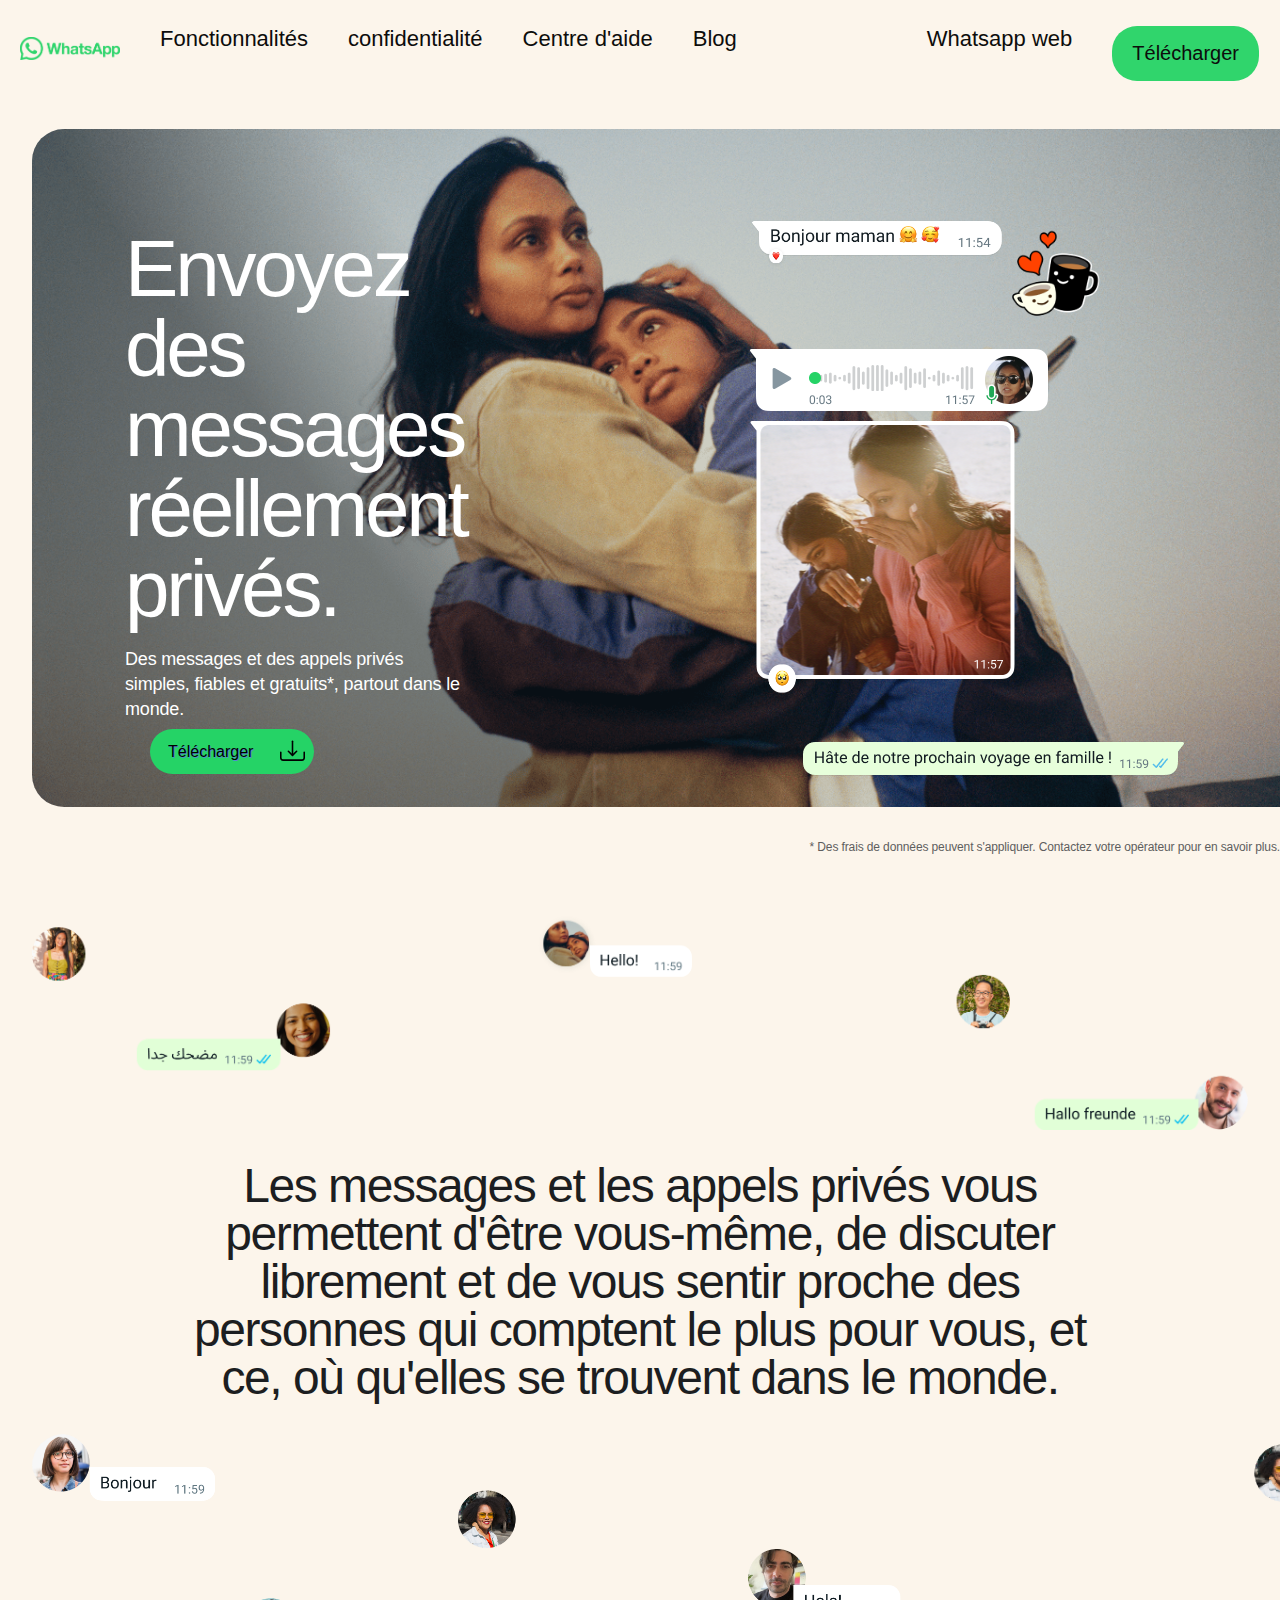
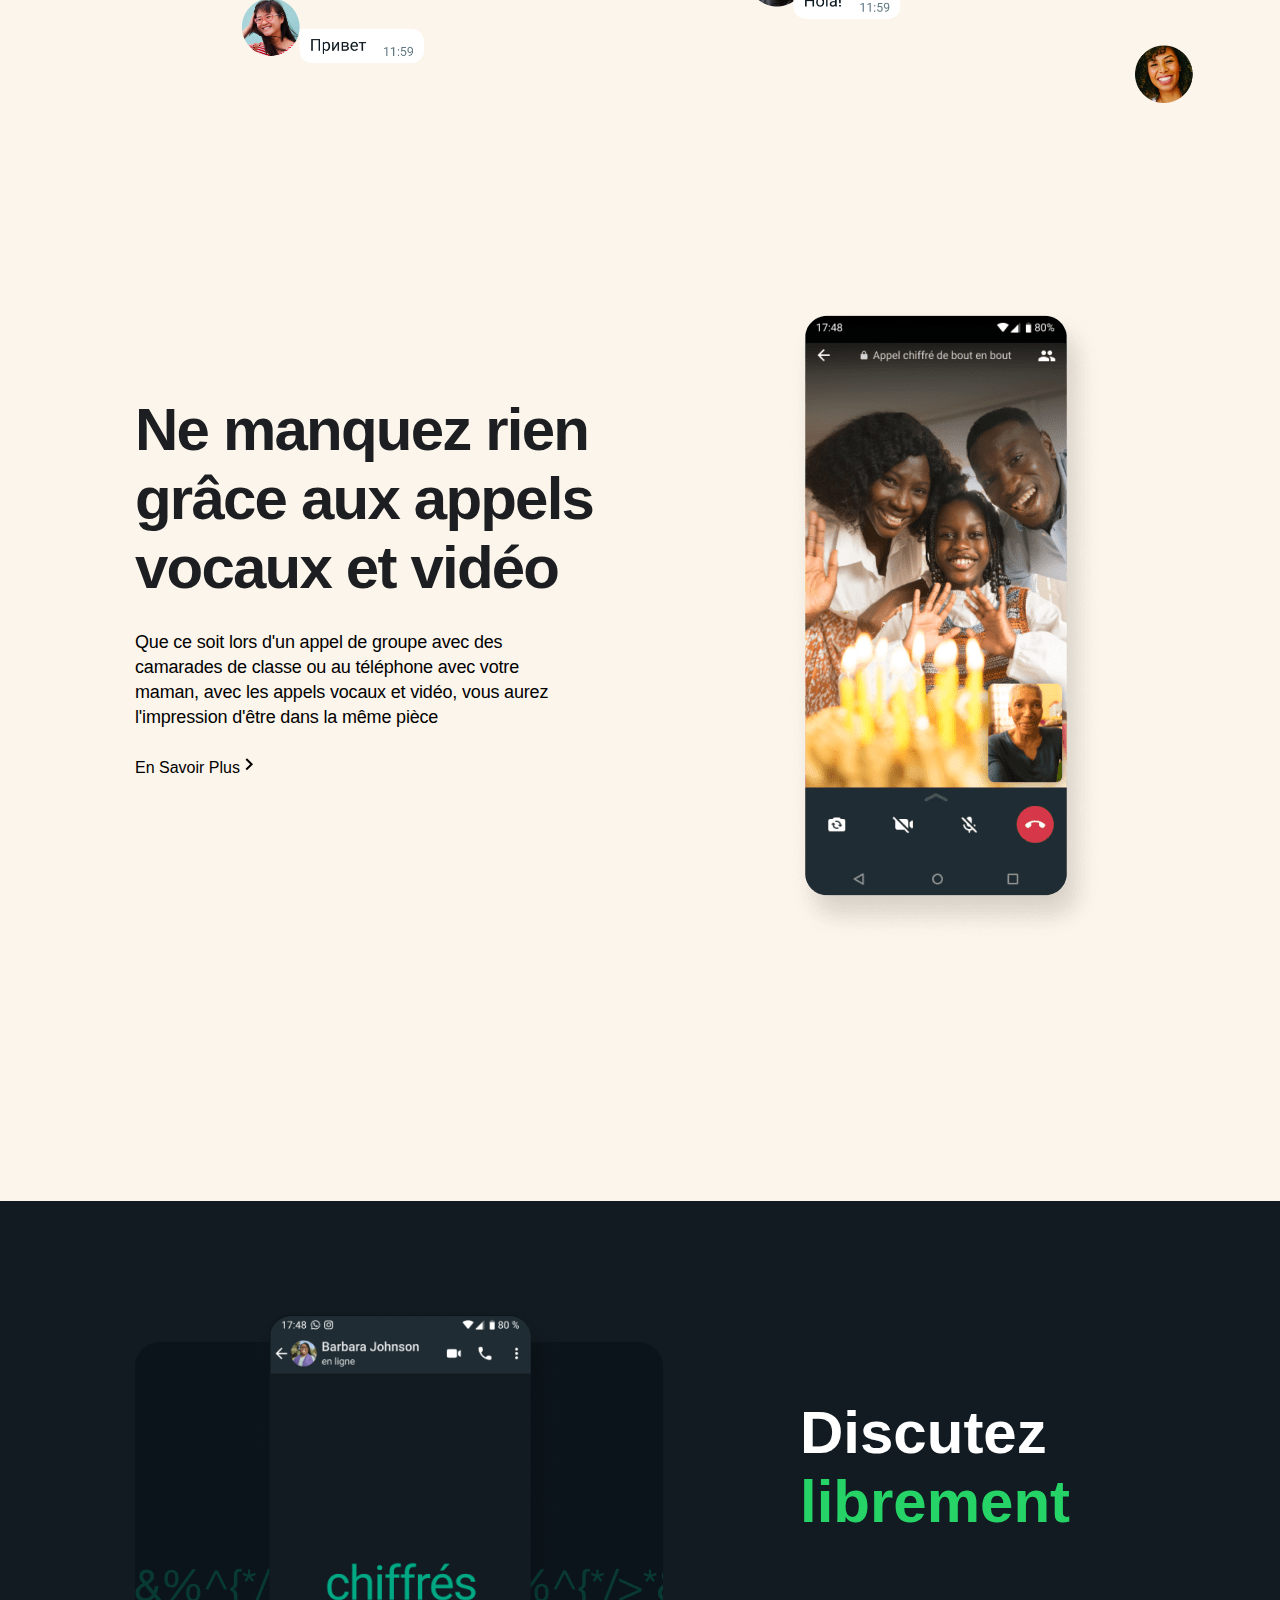
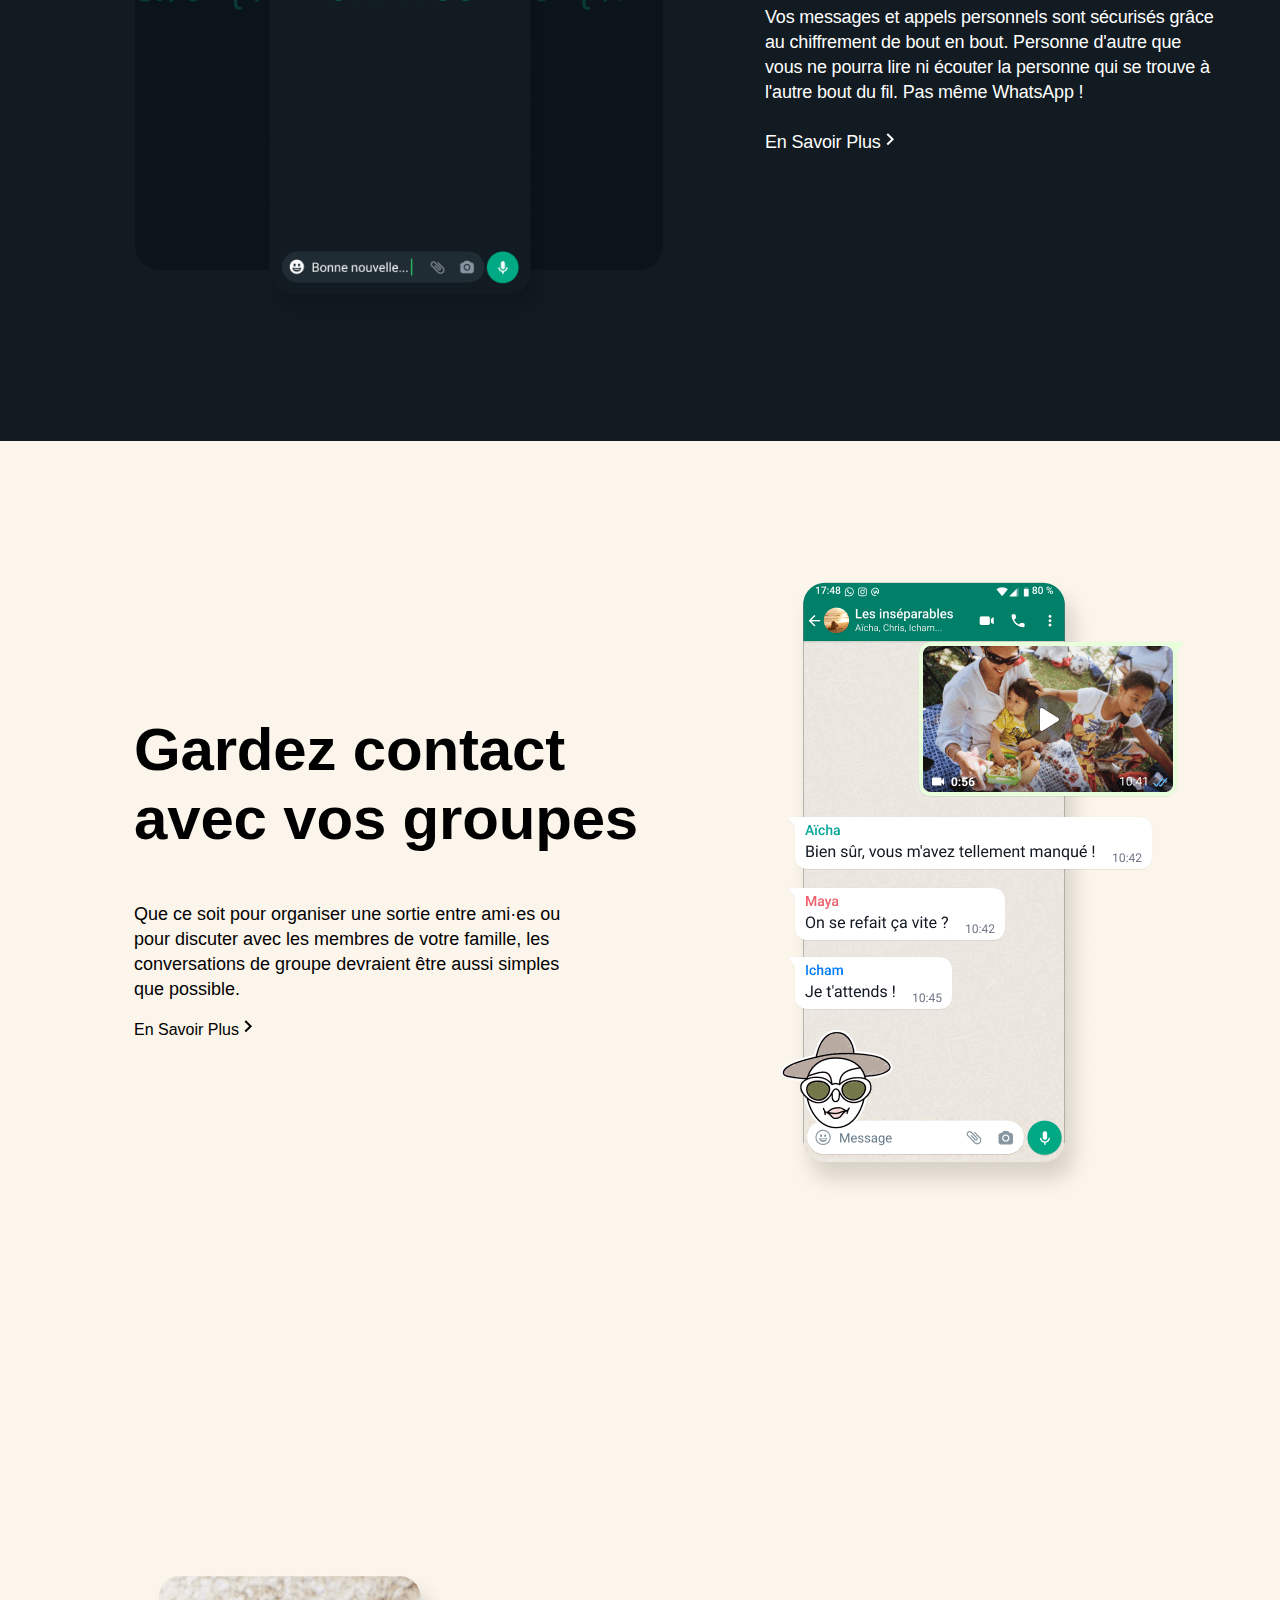
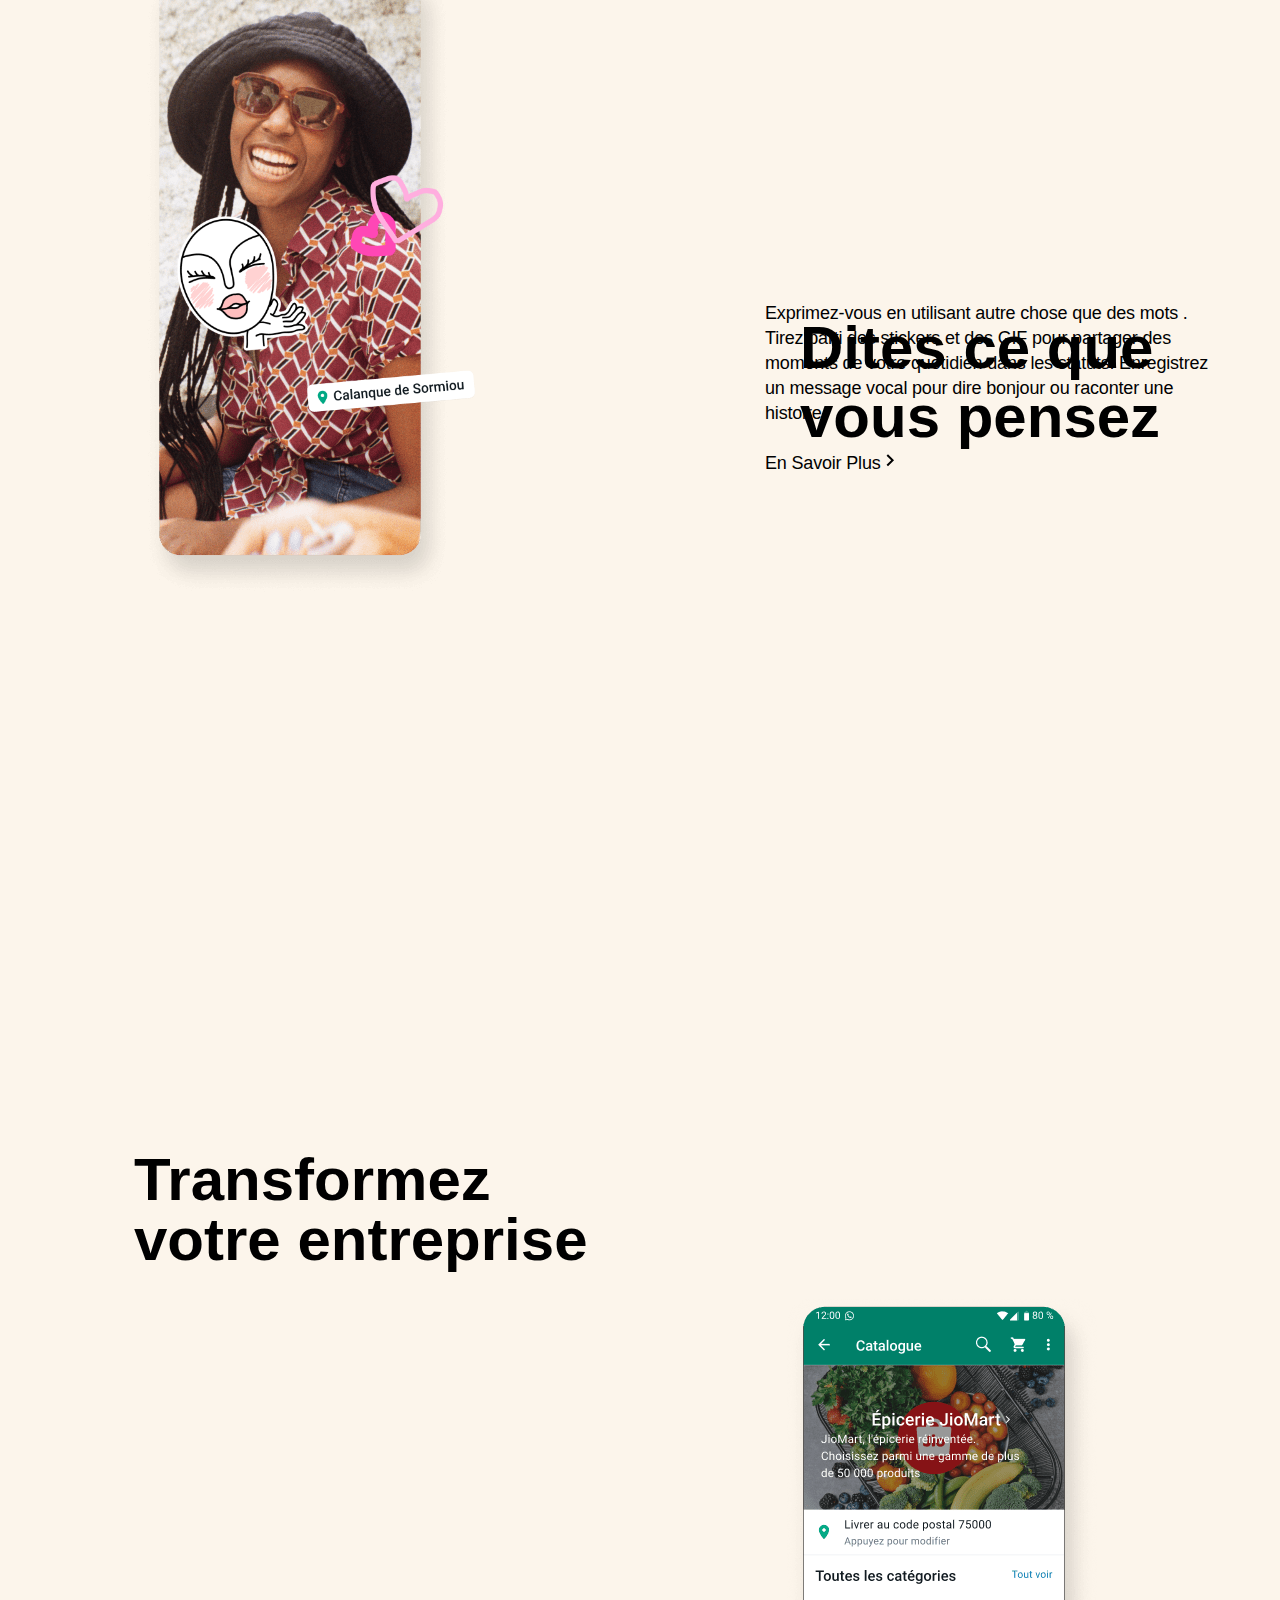
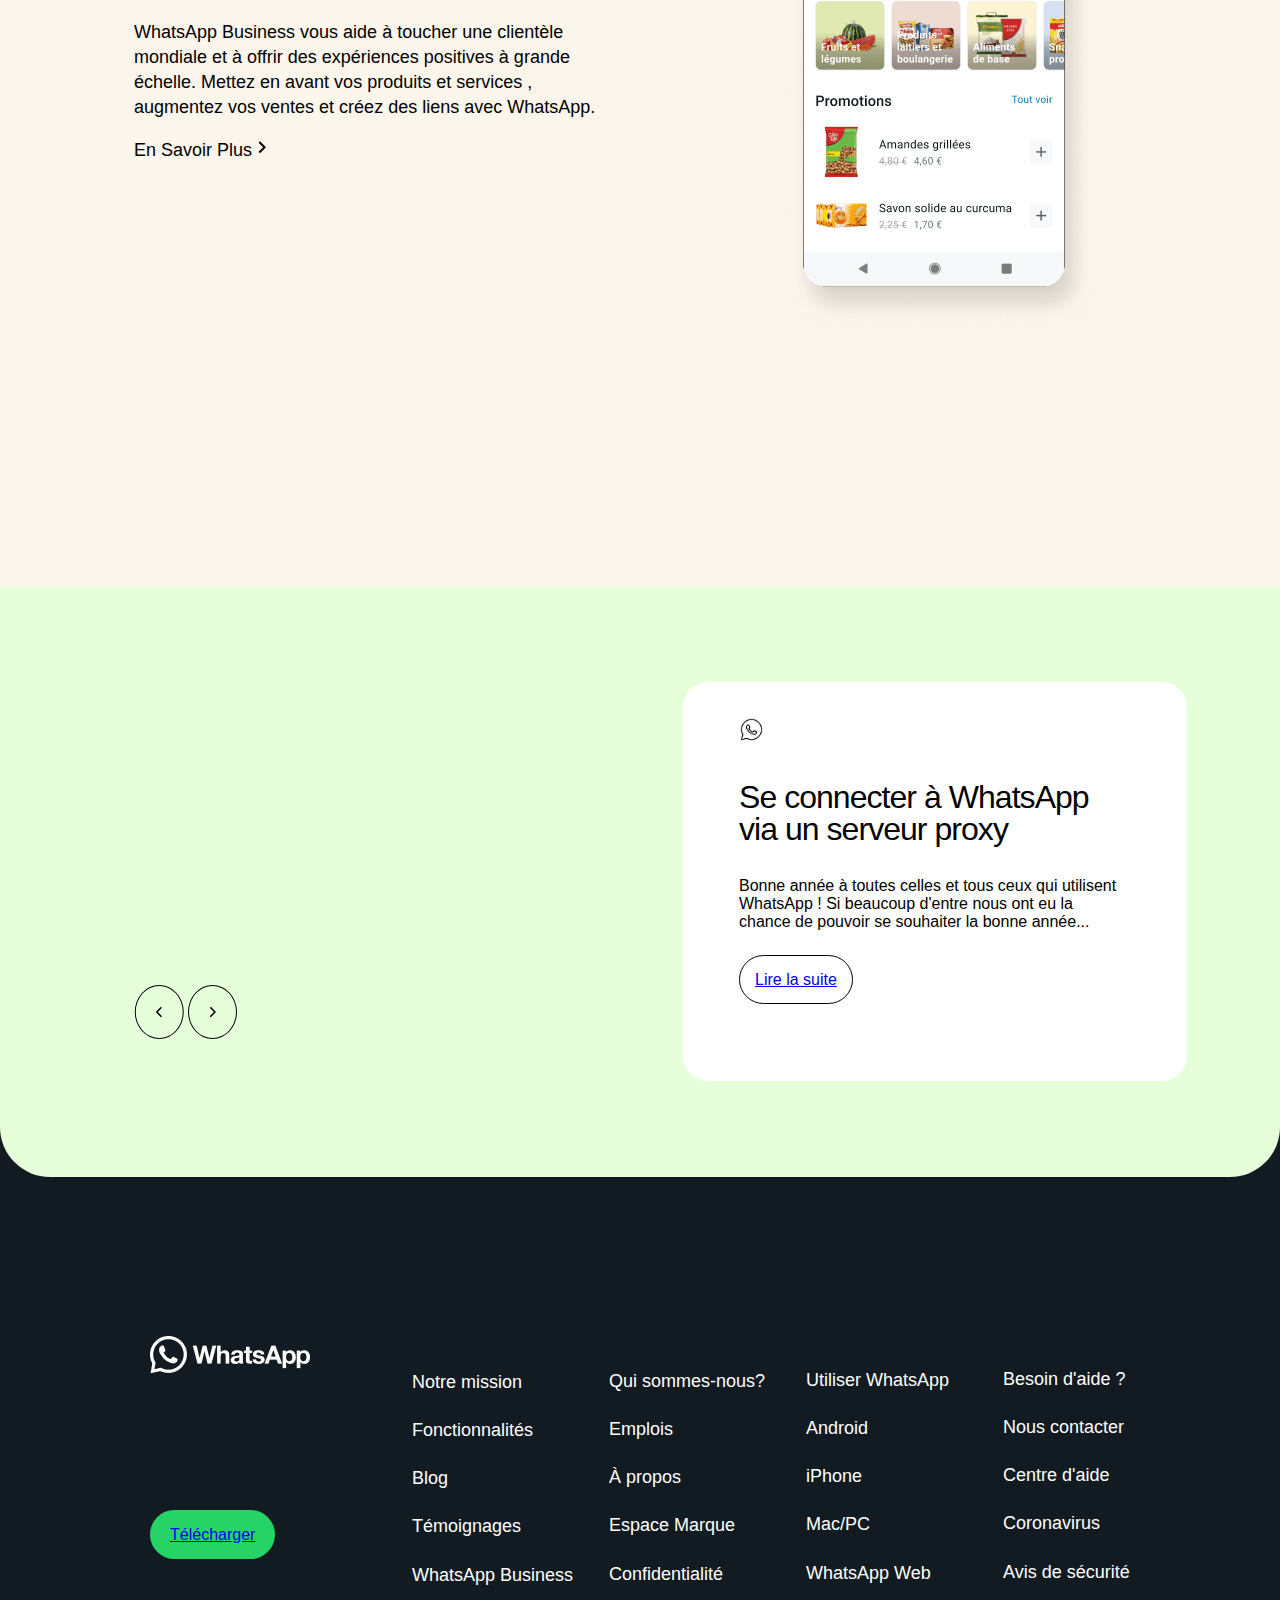
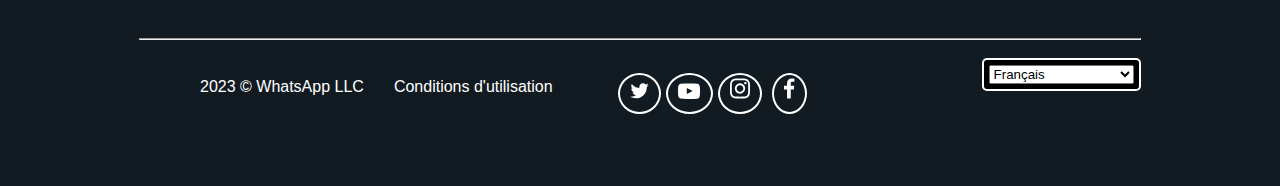
<file: index.html>
<html lang="en">

<head>
  <meta charset="UTF-8">
  <meta http-equiv="X-UA-Compatible" content="IE=edge">
  <meta name="viewport" content="width=device-width, initial-scale=1.0">
  <link rel="stylesheet" href="style/style.css">
  <link rel="stylesheet" href="style/style2.css">
  <link rel="stylesheet" href="style/footer.css">
  <title>Whatsapp</title>
</head>


<body>
  <header class="hd">
    <nav class="menu-container">
      <input type="checkbox" aria-label="Toggle menu" />
      <span></span>
      <span></span>
      <span></span>

      <!-- logo -->
      <a href="#" class="menu-logo">
        <img src="image/logo.png" alt="whatsapp" />
      </a>

      <!-- la liste des menu -->
      <div class="menu">
        <ul>
          <li>
            <a href="#fonctionalité">
              Fonctionnalités
            </a>
          </li>
          <li>
            <a href="#pconfidentialé">
              confidentialité
            </a>
          </li>
          <li>
            <a href="#aide">
              Centre d'aide
            </a>
          </li>
          <li>
            <a href="#docs">
              Blog
            </a>
          </li>

          <li>
            <div id="web">
              <a href="#down">
                Whatsapp web
              </a>
            </div>
          </li>
          <li>
            <div id="dow">
              <a href="#downlaod">
                Télécharger
                <a />
                <li />
                <div />
        </ul>

      </div>
    </nav>
  </header>
  <main>
    <section>
      <div id="parent">
        <div>
          <img class="soeur" src="image/image1.png" alt="">
        </div>
        <div>
          <img class="deuxgo" src="image/deuxgo.png" alt="deux fille">
        </div>
        <div>
          <img class="maman" src="image/maman.png" alt="maman">
        </div>
        <div>
          <img class="coeur" src="image/coeur.png" alt="coeur">
        </div>
        <div>
          <img class="vocal" src="image/vocal.png" alt="vocal">
        </div>
        <div>
          <img class="tasse" src="image/tasse.png" alt="tasse">
        </div>
        <div>
          <img class="sms" src="image/sms.png" alt="message">
        </div>
        <div>
          <img class="stick" src="image/stick.png" alt="sticker">
        </div>
        <div class="msp">
          Envoyez <br> des <br> messages <br> réellement <br> privés.
        </div>
        <div class="msp2">
          Des messages et des appels privés <br> simples, fiables et gratuits*, partout dans le <br> monde.

        </div>
        <button type="button" class="telechargement">
          <span class="telechargement-text">
            <span>Télécharger</span>
          </span>
          <span class="telechargement-icon">
            <svg viewBox="2 2 16 16" fill="currentColor">
              <path fill-rule="evenodd"
                d="M2.5 10a.5.5 0 01.5.5V14a1 1 0 001 1h12a1 1 0 001-1v-3.5a.5.5 0 011 0V14a2 2 0 01-2 2H4a2 2 0 01-2-2v-3.5a.5.5 0 01.5-.5z"
                clip-rule="evenodd" />
              <path fill-rule="evenodd"
                d="M7 9.5a.5.5 0 01.707 0L10 11.793 12.293 9.5a.5.5 0 01.707.707l-2.646 2.647a.5.5 0 01-.708 0L7 10.207A.5.5 0 017 9.5z"
                clip-rule="evenodd" />
              <path fill-rule="evenodd" d="M10 3a.5.5 0 01.5.5v8a.5.5 0 01-1 0v-8A.5.5 0 0110 3z" clip-rule="evenodd" />
            </svg>
          </span>
        </button>
        <div class="notice">* Des frais de données peuvent s'appliquer. Contactez votre opérateur pour en savoir plus.
        </div>
      </div>

    </section>
    <section>
      <article>
        <div>
          <img class="chat" src="image/chat2.png" alt="chat">
        </div>
        <div class="smsappel">
          Les messages et les appels privés vous <br> permettent d'être vous-même, de discuter <br> librement et de vous
          sentir proche des <br> personnes qui comptent le plus pour vous, et <br> ce, où qu'elles se trouvent dans le
          monde.
        </div>
      </article>
      <article>
        <div>
          <img id="chat2" src="image/chat.png" alt="dialogue2">
        </div>
      </article>
    </section>
    <section>
      <article>
        <h2 id="manque">
          Ne manquez rien <br> grâce aux appels <br> vocaux et vidéo
        </h2>
        </>
        <p id="p1">
          Que ce soit lors d'un appel de groupe avec des <br> camarades de classe ou au téléphone avec votre <br> maman,
          avec les
          appels vocaux et vidéo, vous aurez <br> l'impression d'être dans la même pièce
        </p>

        <span id="splus">En Savoir Plus
          <svg class="_abjs _agnt _9u4c st-current" width="10" height="15" viewBox="0 0 10 18" fill="none">
            <path
              d="M0.879395 13.0463L6.41356 7.5L0.879395 1.95375L2.58314 0.25L9.83315 7.5L2.58314 14.75L0.879395 13.0463Z"
              fill="currentColor" class=""></path>
          </svg>
        </span>

        <div>
          <img class="papa" src="image/papa.png" alt="papa et fille">
        </div>

      </article>
    </section>
    <section>
      <div id="parent2">
        <div>
          <img id="back" src="image/chiffre.png" alt="arriere">
        </div>
        <div>
          <h2 id="d"> <b id="dd"> Discutez </b><br><b>
              librement</b></h2>
        </div>
        <div id="pers">
          Vos messages et appels personnels sont sécurisés grâce <br> au chiffrement de bout en bout. Personne d'autre
          que <br>
          vous ne pourra lire ni écouter la personne qui se trouve à <br> l'autre bout du fil. Pas même WhatsApp !
          <br>
          <br>
          <span id="splus1">En Savoir Plus
            <svg class="_abjs _agnt _9u4c st-current1" width="10" height="15" viewBox="0 0 10 18" fill="none">
              <path
                d="M0.879395 13.0463L6.41356 7.5L0.879395 1.95375L2.58314 0.25L9.83315 7.5L2.58314 14.75L0.879395 13.0463Z"
                fill="currentColor" class=""></path>
            </svg>
          </span>

        </div>

    </section>
    <section>
      <article>
        <div id="orr">
          <h2 id="gc">
            Gardez contact <br>
            avec vos groupes
          </h2>

          <p id="or"> Que ce soit pour organiser une sortie entre ami·es ou <br> pour discuter avec les membres de votre
            famille, les <br>
            conversations de groupe devraient être aussi simples <br> que possible.</p>

          <span id="splus2">En Savoir Plus
            <svg class="_abjs _agnt _9u4c st-current12" width="10" height="15" viewBox="0 0 10 18" fill="none">
              <path
                d="M0.879395 13.0463L6.41356 7.5L0.879395 1.95375L2.58314 0.25L9.83315 7.5L2.58314 14.75L0.879395 13.0463Z"
                fill="currentColor" class=""></path>
            </svg>
          </span>
        </div>
        <div>
          <img class="ins" src="image/ins.png" alt="groupe">
        </div>
        <div>
          <img class="inso" src="image/ins1.png" alt="groupepage">
        </div>
      </article>
    </section>
    <section>
      <div id="parent20">
        <div>
          <img id="back1" src="image/chapeau.png" alt="fille avec chapeau">
        </div>
        <div>
          <img class="sage" src="image/visage.png" alt="visage">
        </div>
        <div>
          <h2 id="d1"> Dites ce que<br>
            vous pensez</h2>
        </div>
        <div id="pers1">
          Exprimez-vous en utilisant autre chose que des mots . <br> Tirez parti des stickers et des GIF pour partager
          des <br>
          moments de votre quotidien dans les statuts. Enregistrez <br> un message vocal pour dire bonjour ou raconter
          une <br>
          histoire.
          <br>
          <br>
          <span id="splus1">En Savoir Plus
            <svg class="_abjs _agnt _9u4c st-current1" width="10" height="15" viewBox="0 0 10 18" fill="none">
              <path
                d="M0.879395 13.0463L6.41356 7.5L0.879395 1.95375L2.58314 0.25L9.83315 7.5L2.58314 14.75L0.879395 13.0463Z"
                fill="currentColor" class=""></path>
            </svg>
          </span>

        </div>

    </section>
    <section>
      <div id="ore">
        <h2 id="gce">
          Transformez
          <br>
          votre entreprise
        </h2>
        <p id="orre"> WhatsApp Business vous aide à toucher une clientèle <br> mondiale et à offrir des expériences
          positives
          à grande <br>
          échelle. Mettez en avant vos produits et services , <br> augmentez vos ventes et créez des liens avec
          WhatsApp.
        </p>

        <span id="splus2">En Savoir Plus
          <svg class="_abjs _agnt _9u4c st-current12" width="10" height="15" viewBox="0 0 10 18" fill="none">
            <path
              d="M0.879395 13.0463L6.41356 7.5L0.879395 1.95375L2.58314 0.25L9.83315 7.5L2.58314 14.75L0.879395 13.0463Z"
              fill="currentColor" class=""></path>
          </svg>
        </span>
      </div>
      <div>
        <img class="ins1" src="image/burger.png" alt="burger groupe">
      </div>
    </section>
    <section>
      <div id="fondvert">
        <div class="box">

        </div>
        <div class="jjpapa">
          <svg width="6.75" height="12" fill="none" class="jj jj1">
            <path fill-rule="evenodd" clip-rule="evenodd"
              d="M.22922.22922c.30563-.30563.80115-.30563 1.10678 0l5.21739 5.21739c.30562.30563.30562.80115 0 1.10678L1.336 11.7708c-.30563.3056-.80115.3056-1.10678 0-.30563-.3056-.30563-.8012 0-1.1068L4.89322 6l-4.664-4.664c-.30563-.30563-.30563-.80115 0-1.10678Z"
              fill="currentColor"></path>
          </svg>
          <svg width="6.75" height="12" fill="none" class="jj jj2">
            <path fill-rule="evenodd" clip-rule="evenodd"
              d="M.22922.22922c.30563-.30563.80115-.30563 1.10678 0l5.21739 5.21739c.30562.30563.30562.80115 0 1.10678L1.336 11.7708c-.30563.3056-.80115.3056-1.10678 0-.30563-.3056-.30563-.8012 0-1.1068L4.89322 6l-4.664-4.664c-.30563-.30563-.30563-.80115 0-1.10678Z"
              fill="currentColor"></path>
          </svg>
        </div>
        <div>
          <a href="https://blog.whatsapp.com/new-ways-to-enjoy-whatsapp-status" class="lien"><span class="suite">Lire la
              suite</span></a>
        </div>
        <div class="h">
          <h3> Se connecter à WhatsApp <br> via un serveur proxy</h3>
          <p>Bonne année à toutes celles et tous ceux qui utilisent <br> WhatsApp ! Si beaucoup d'entre nous ont eu la
            <br> chance
            de
            pouvoir se souhaiter la bonne année...
          </p>
        </div>
        <div>
          <img class="kkk" src="image/logo3.png" alt="whatsapp logo">
        </div>
      </div>
      </div>
    </section>
  </main>
  <footer class="fin">
    <div>
      <img class="log4" src="image/blanc.png" alt="log4">
    </div>
    <div>
      <a href="https://www.whatsapp.com/download" class="_aeo8 _advo _9vcv _9u4o _9u4i _9scc _9scs"><span
          class="ger">Télécharger</span><span class=""><svg width="16" height="16" viewBox="0 0 16 16" fill="none"
            class="_wauiIcon__download-alternative _agnt _9u4c">
            <path fill-rule="evenodd" clip-rule="evenodd"
              d="M13.75 13.75C13.75 14.1642 13.4142 14.5 13 14.5L3 14.5C2.58579 14.5 2.25 14.1642 2.25 13.75C2.25 13.3358 2.58579 13 3 13L13 13C13.4142 13 13.75 13.3358 13.75 13.75Z"
              fill="currentColor"></path>
            <path fill-rule="evenodd" clip-rule="evenodd"
              d="M8.7487 2C8.7487 1.58579 8.41291 1.25 7.9987 1.25C7.58448 1.25 7.2487 1.58579 7.2487 2L7.2487 9.53955L3.19233 5.51449C2.89831 5.22274 2.42344 5.22458 2.13168 5.5186C1.83993 5.81263 1.84177 6.2875 2.13579 6.57925L7.46912 11.8714C7.76154 12.1616 8.23325 12.1616 8.52567 11.8714L13.859 6.57926C14.153 6.2875 14.1549 5.81263 13.8631 5.5186C13.5714 5.22458 13.0965 5.22274 12.8025 5.51449L8.7487 9.53697L8.7487 2Z"
              fill="currentColor" class=""></path>
          </svg></span></a>
    </div>

    <div class="boxo">
      <div> <a href="#mm"></a> Notre mission</div>
      <br>
      <br>
      <div> <a href="#hh"></a> Fonctionnalités </div>
      <br>
      <br>
      <div> <a href="#qq"></a> Blog </div>
      <br>
      <br>
      <div> <a href="#ss"></a> Témoignages</div>
      <br>
      <br>
      <div> <a href="#xx "></a> WhatsApp Business </div>
    </div>


    <div class="boxo1">
      <div> <a href="#aa"></a> Qui sommes-nous?</div>
      <br>
      <br>
      <div> <a href="#aa"></a> Emplois </div>
      <br>
      <br>
      <div> <a href="#ss"></a> À propos</div>
      <br>
      <br>
      <div><a href="#w"></a> Espace Marque</div>
      <br>
      <br>
      <div> <a href="#m"></a> Confidentialité </div>
    </div>
    <div class="boxo2">
      <div> <a href="#l"></a> Utiliser WhatsApp</div>
      <br>
      <br>
      <div> <a href=" #j"></a> Android </div>
      <br>
      <br>
      <div> <a href="#g"></a> iPhone</div>
      <br>
      <br>
      <div> <a href="#x"></a> Mac/PC</div>
      <br>
      <br>
      <div> <a href="#d "></a> WhatsApp Web</div>

    </div>
    <div class="boxo3">
      <div> <a href="#S"></a> Besoin d'aide ?</div>
      <br>
      <br>
      <div> <a href="#DD"></a> Nous contacter</div>
      <br>
      <br>
      <div><a href="#DD"></a> Centre d'aide</div>
      <br>
      <br>
      <div> <a href="#DD"></a> Coronavirus</div>
      <br>
      <br>
      <div><a href="#GG"></a> Avis de sécurité </div>

    </div>
    </section>
    <hr>
    <section>

      <div class="terminus">

        <div> <a class="llc" href="#"></a> 2023 © WhatsApp LLC</div>

        <div> <a class="cond" href="#"></a>
          Conditions d'utilisation</div>


        <div class="twitter1"><a aria-label="Twitter" href="https://twitter.com/whatsapp" class="twitter"
            target="_blank" rel="noopener"><svg viewBox="0 0 19 16" width="19" height="16" fill="none"
              class="_aghm _adid _afbl">
              <path
                d="M18.3087 2.19814C17.7317 2.43004 17.1358 2.5943 16.521 2.67161C16.5116 2.66194 16.5021 2.66194 16.4926 2.65228C17.2588 2.15948 17.7885 1.47344 18.0817 0.584469C18.0533 0.603794 18.0439 0.603795 18.0249 0.613457C17.325 1.02895 16.5778 1.31883 15.7832 1.49276C15.7359 1.50242 15.7076 1.49276 15.6792 1.45411C14.8279 0.594132 13.7969 0.207624 12.6051 0.333239C11.8106 0.420203 11.1201 0.729409 10.5336 1.28984C9.51207 2.26578 9.13373 3.47361 9.38912 4.88436C9.39858 4.94234 9.39857 4.96166 9.33236 4.96166C8.8878 4.93267 8.43377 4.88436 7.99866 4.7974C7.07171 4.62347 6.1826 4.32393 5.34077 3.89877C4.05438 3.26103 2.9477 2.39139 2.00182 1.28984C1.92615 1.20288 1.85049 1.11592 1.77482 1.01929C1.49106 1.46377 1.23567 2.22712 1.2735 3.03879C1.33025 4.32392 1.88832 5.31918 2.9004 6.06321C2.3045 6.04388 1.75588 5.87962 1.23565 5.58974C1.23565 6.49803 1.50052 7.30969 2.05858 8.00541C2.61665 8.71078 3.32605 9.1456 4.20572 9.34852C4.17734 9.35818 4.15843 9.36784 4.13951 9.36784C3.6382 9.49346 3.12741 9.51278 2.61664 9.42582C2.54097 9.41615 2.54097 9.41616 2.56935 9.49346C2.68285 9.83165 2.83418 10.1409 3.03282 10.4307C3.62872 11.2811 4.42326 11.8028 5.42589 11.9864C5.6056 12.0251 5.79479 12.0347 6.00288 12.0444C4.37597 13.3102 2.5599 13.8223 0.545181 13.6194C0.55464 13.6291 0.56409 13.6387 0.583007 13.6484C1.32079 14.1219 2.10587 14.4987 2.92878 14.7789C3.84628 15.0881 4.78271 15.2621 5.7475 15.3007C6.24881 15.3201 6.75959 15.3104 7.2609 15.2621C7.81897 15.2138 8.36757 15.1171 8.91618 14.9819C10.7985 14.4987 12.4065 13.5421 13.7496 12.112C14.8468 10.9332 15.6413 9.57076 16.1616 8.03439C16.4453 7.2034 16.6251 6.34342 16.7007 5.46412C16.7386 5.01964 16.748 4.57515 16.7291 4.13067C16.7291 4.0727 16.748 4.04371 16.7859 4.00506C17.4574 3.49293 18.0344 2.89385 18.5074 2.18847C18.5168 2.16915 18.5452 2.14982 18.5452 2.11117C18.4601 2.14016 18.3844 2.16915 18.3087 2.19814Z"
                fill="currentColor"></path>
            </svg></a><a aria-label="Youtube" href="https://www.youtube.com/channel/UCAuerig2N-RZWJT8x75V9yw"
            class="youtube" target="_blank" rel="noopener"><svg width="23" height="16" viewBox="0 0 23 16" fill="none"
              xmlns="http://www.w3.org/2000/svg">
              <path
                d="M22.0088 5.95168C22.0583 4.52034 21.7452 3.0997 21.0988 1.82168C20.6602 1.29728 20.0515 0.943393 19.3788 0.821683C16.5963 0.569209 13.8023 0.465727 11.0088 0.511683C8.22546 0.463642 5.44152 0.563783 2.66882 0.811683C2.12064 0.9114 1.61333 1.16853 1.20882 1.55168C0.308816 2.38168 0.208816 3.80168 0.108816 5.00168C-0.036272 7.15925 -0.036272 9.32412 0.108816 11.4817C0.137746 12.1571 0.23831 12.8275 0.408816 13.4817C0.529391 13.9867 0.773339 14.454 1.11882 14.8417C1.52608 15.2451 2.0452 15.5169 2.60882 15.6217C4.76473 15.8878 6.93703 15.9981 9.10882 15.9517C12.6088 16.0017 15.6788 15.9517 19.3088 15.6717C19.8863 15.5733 20.42 15.3012 20.8388 14.8917C21.1188 14.6116 21.3279 14.2688 21.4488 13.8917C21.8064 12.7943 21.9821 11.6458 21.9688 10.4917C22.0088 9.93168 22.0088 6.55168 22.0088 5.95168ZM8.74882 11.0917V4.90168L14.6688 8.01168C13.0088 8.93168 10.8188 9.97168 8.74882 11.0917Z"
                fill="currentColor"></path>
            </svg></a><a aria-label="Instagram" href="https://www.instagram.com/whatsapp/?hl=en" class="instagram"
            target="_blank" rel="noopener"><svg width="20" height="21" viewBox="0 0 20 21" fill="none"
              xmlns="http://www.w3.org/2000/svg">
              <path
                d="M15.34 3.96C15.1027 3.96 14.8707 4.03038 14.6733 4.16224C14.476 4.29409 14.3222 4.48151 14.2313 4.70078C14.1405 4.92005 14.1168 5.16133 14.1631 5.39411C14.2094 5.62689 14.3236 5.84071 14.4915 6.00853C14.6593 6.17635 14.8731 6.29064 15.1059 6.33694C15.3387 6.38324 15.5799 6.35948 15.7992 6.26866C16.0185 6.17783 16.2059 6.02402 16.3378 5.82668C16.4696 5.62935 16.54 5.39734 16.54 5.16C16.54 4.84174 16.4136 4.53652 16.1885 4.31147C15.9635 4.08643 15.6583 3.96 15.34 3.96ZM19.94 6.38C19.9206 5.5503 19.7652 4.7294 19.48 3.95C19.2257 3.28313 18.83 2.67928 18.32 2.18C17.8248 1.66743 17.2196 1.27418 16.55 1.03C15.7727 0.736161 14.9508 0.57721 14.12 0.56C13.06 0.5 12.72 0.5 10 0.5C7.28 0.5 6.94 0.5 5.88 0.56C5.04915 0.57721 4.22734 0.736161 3.45 1.03C2.78168 1.27665 2.17693 1.66956 1.68 2.18C1.16743 2.67518 0.774176 3.28044 0.53 3.95C0.236161 4.72734 0.07721 5.54915 0.0599999 6.38C-5.58794e-08 7.44 0 7.78 0 10.5C0 13.22 -5.58794e-08 13.56 0.0599999 14.62C0.07721 15.4508 0.236161 16.2727 0.53 17.05C0.774176 17.7196 1.16743 18.3248 1.68 18.82C2.17693 19.3304 2.78168 19.7234 3.45 19.97C4.22734 20.2638 5.04915 20.4228 5.88 20.44C6.94 20.5 7.28 20.5 10 20.5C12.72 20.5 13.06 20.5 14.12 20.44C14.9508 20.4228 15.7727 20.2638 16.55 19.97C17.2196 19.7258 17.8248 19.3326 18.32 18.82C18.8322 18.3226 19.2283 17.7182 19.48 17.05C19.7652 16.2706 19.9206 15.4497 19.94 14.62C19.94 13.56 20 13.22 20 10.5C20 7.78 20 7.44 19.94 6.38ZM18.14 14.5C18.1327 15.1348 18.0178 15.7637 17.8 16.36C17.6403 16.7952 17.3839 17.1884 17.05 17.51C16.7256 17.8405 16.3332 18.0964 15.9 18.26C15.3037 18.4778 14.6748 18.5927 14.04 18.6C13.04 18.65 12.67 18.66 10.04 18.66C7.41 18.66 7.04 18.66 6.04 18.6C5.38089 18.6123 4.72459 18.5109 4.1 18.3C3.68578 18.1281 3.31136 17.8728 3 17.55C2.66809 17.2287 2.41484 16.8352 2.26 16.4C2.01586 15.7952 1.88044 15.1519 1.86 14.5C1.86 13.5 1.8 13.13 1.8 10.5C1.8 7.87 1.8 7.5 1.86 6.5C1.86448 5.85106 1.98295 5.20795 2.21 4.6C2.38605 4.17791 2.65627 3.80166 3 3.5C3.30381 3.15617 3.67929 2.8831 4.1 2.7C4.70955 2.48004 5.352 2.36508 6 2.36C7 2.36 7.37 2.3 10 2.3C12.63 2.3 13 2.3 14 2.36C14.6348 2.36728 15.2637 2.48225 15.86 2.7C16.3144 2.86865 16.7223 3.14285 17.05 3.5C17.3777 3.80718 17.6338 4.18273 17.8 4.6C18.0223 5.20893 18.1373 5.85178 18.14 6.5C18.19 7.5 18.2 7.87 18.2 10.5C18.2 13.13 18.19 13.5 18.14 14.5ZM10 5.37C8.98581 5.37198 7.99496 5.67453 7.15265 6.23942C6.31035 6.80431 5.65438 7.6062 5.26763 8.54375C4.88089 9.48131 4.78072 10.5125 4.97979 11.5069C5.17886 12.5014 5.66824 13.4145 6.38608 14.131C7.10392 14.8474 8.01801 15.335 9.01286 15.5321C10.0077 15.7293 11.0387 15.6271 11.9755 15.2385C12.9123 14.85 13.7129 14.1924 14.2761 13.349C14.8394 12.5056 15.14 11.5142 15.14 10.5C15.1413 9.8251 15.0092 9.15661 14.7512 8.53296C14.4933 7.90931 14.1146 7.34281 13.6369 6.86605C13.1592 6.38929 12.5919 6.01168 11.9678 5.75493C11.3436 5.49818 10.6749 5.36736 10 5.37ZM10 13.83C9.34139 13.83 8.69757 13.6347 8.14995 13.2688C7.60234 12.9029 7.17552 12.3828 6.92348 11.7743C6.67144 11.1659 6.6055 10.4963 6.73398 9.85035C6.86247 9.20439 7.17963 8.61104 7.64533 8.14533C8.11104 7.67963 8.70439 7.36247 9.35035 7.23398C9.99631 7.1055 10.6659 7.17144 11.2743 7.42348C11.8828 7.67552 12.4029 8.10234 12.7688 8.64995C13.1347 9.19757 13.33 9.84139 13.33 10.5C13.33 10.9373 13.2439 11.3703 13.0765 11.7743C12.9092 12.1784 12.6639 12.5454 12.3547 12.8547C12.0454 13.1639 11.6784 13.4092 11.2743 13.5765C10.8703 13.7439 10.4373 13.83 10 13.83Z"
                fill="currentColor"></path>
            </svg></a><a aria-label="Facebook" href="https://www.facebook.com/WhatsApp" class="fblite" target="_blank"
            rel="noopener"><svg width="11" height="21" viewBox="0 0 11 21" fill="none"
              xmlns="http://www.w3.org/2000/svg">
              <path
                d="M8.51 3.82003H10.39V0.64003C9.47975 0.545377 8.56516 0.498646 7.65 0.50003C4.93 0.50003 3.07 2.16003 3.07 5.20003V7.82003H0V11.38H3.07V20.5H6.75V11.38H9.81L10.27 7.82003H6.75V5.55003C6.75 4.50003 7.03 3.82003 8.51 3.82003Z"
                fill="currentColor"></path>
            </svg></a></div></span>
        <span>
          <div class="francais">
            <div class="_afoa"><select id="u_0_1u_Am" class="_9tg0 _afo4 _afon">
                <option class="_afo9" value="https://www.whatsapp.com/?lang=az">Azərbaycan</option>
                <option class="_afo9" value="https://www.whatsapp.com/?lang=af">Afrikaans</option>
                <option class="_afo9" value="https://www.whatsapp.com/?lang=id">Bahasa Indonesia</option>
                <option class="_afo9" value="https://www.whatsapp.com/?lang=ms">Melayu</option>
                <option class="_afo9" value="https://www.whatsapp.com/?lang=ca">Català</option>
                <option class="_afo9" value="https://www.whatsapp.com/?lang=cs">čeština</option>
                <option class="_afo9" value="https://www.whatsapp.com/?lang=da">Dansk</option>
                <option class="_afo9" value="https://www.whatsapp.com/?lang=de">Deutsch</option>
                <option class="_afo9" value="https://www.whatsapp.com/?lang=et">Eesti</option>
                <option class="_afo9" value="https://www.whatsapp.com/?lang=en">English</option>
                <option class="_afo9" value="https://www.whatsapp.com/?lang=es">Español</option>
                <option class="_afo9" value="https://www.whatsapp.com/?lang=fr" selected="1">Français</option>
                <option class="_afo9" value="https://www.whatsapp.com/?lang=ga">Gaeilge</option>
                <option class="_afo9" value="https://www.whatsapp.com/?lang=hr">Hrvatski</option>
                <option class="_afo9" value="https://www.whatsapp.com/?lang=it">Italiano</option>
                <option class="_afo9" value="https://www.whatsapp.com/?lang=sw">Kiswahili</option>
                <option class="_afo9" value="https://www.whatsapp.com/?lang=lv">Latviešu</option>
                <option class="_afo9" value="https://www.whatsapp.com/?lang=lt">Lietuvių</option>
                <option class="_afo9" value="https://www.whatsapp.com/?lang=hu">Magyar</option>
                <option class="_afo9" value="https://www.whatsapp.com/?lang=nl">Nederlands</option>
                <option class="_afo9" value="https://www.whatsapp.com/?lang=nb">Norsk bokmål</option>
                <option class="_afo9" value="https://www.whatsapp.com/?lang=uz">O‘zbek</option>
                <option class="_afo9" value="https://www.whatsapp.com/?lang=tl">Filipino</option>
                <option class="_afo9" value="https://www.whatsapp.com/?lang=pl">Polski</option>
                <option class="_afo9" value="https://www.whatsapp.com/?lang=pt_br">Português (Brasil)</option>
                <option class="_afo9" value="https://www.whatsapp.com/?lang=pt_pt">Português (Portugal)</option>
                <option class="_afo9" value="https://www.whatsapp.com/?lang=ro">Română</option>
                <option class="_afo9" value="https://www.whatsapp.com/?lang=sq">Shqip</option>
                <option class="_afo9" value="https://www.whatsapp.com/?lang=sk">Slovenčina</option>
                <option class="_afo9" value="https://www.whatsapp.com/?lang=sl">Slovenščina</option>
                <option class="_afo9" value="https://www.whatsapp.com/?lang=fi">Suomi</option>
                <option class="_afo9" value="https://www.whatsapp.com/?lang=sv">Svenska</option>
                <option class="_afo9" value="https://www.whatsapp.com/?lang=vi">Tiếng Việt</option>
                <option class="_afo9" value="https://www.whatsapp.com/?lang=tr">Türkçe</option>
                <option class="_afo9" value="https://www.whatsapp.com/?lang=el">Ελληνικά</option>
                <option class="_afo9" value="https://www.whatsapp.com/?lang=bg">български</option>
                <option class="_afo9" value="https://www.whatsapp.com/?lang=kk">қазақ тілі</option>
                <option class="_afo9" value="https://www.whatsapp.com/?lang=mk">македонски</option>
                <option class="_afo9" value="https://www.whatsapp.com/?lang=ru">русский</option>
                <option class="_afo9" value="https://www.whatsapp.com/?lang=sr">српски</option>
                <option class="_afo9" value="https://www.whatsapp.com/?lang=uk">українська</option>
                <option class="_afo9" value="https://www.whatsapp.com/?lang=he">עברית</option>
                <option class="_afo9" value="https://www.whatsapp.com/?lang=ar">العربية</option>
                <option class="_afo9" value="https://www.whatsapp.com/?lang=fa">فارسی</option>
                <option class="_afo9" value="https://www.whatsapp.com/?lang=ur">اردو</option>
                <option class="_afo9" value="https://www.whatsapp.com/?lang=bn">বাংলা</option>
                <option class="_afo9" value="https://www.whatsapp.com/?lang=hi">हिन्दी</option>
                <option class="_afo9" value="https://www.whatsapp.com/?lang=gu">ગુજરાતી</option>
                <option class="_afo9" value="https://www.whatsapp.com/?lang=kn">ಕನ್ನಡ</option>
                <option class="_afo9" value="https://www.whatsapp.com/?lang=mr">मराठी</option>
                <option class="_afo9" value="https://www.whatsapp.com/?lang=pa">ਪੰਜਾਬੀ</option>
                <option class="_afo9" value="https://www.whatsapp.com/?lang=ta">தமிழ்</option>
                <option class="_afo9" value="https://www.whatsapp.com/?lang=te">తెలుగు</option>
                <option class="_afo9" value="https://www.whatsapp.com/?lang=ml">മലയാളം</option>
                <option class="_afo9" value="https://www.whatsapp.com/?lang=th">ไทย</option>
                <option class="_afo9" value="https://www.whatsapp.com/?lang=zh_cn">简体中文</option>
                <option class="_afo9" value="https://www.whatsapp.com/?lang=zh_tw">繁體中文（台灣）</option>
                <option class="_afo9" value="https://www.whatsapp.com/?lang=zh_hk">繁體中文（香港）</option>
                <option class="_afo9" value="https://www.whatsapp.com/?lang=ja">日本語</option>
                <option class="_afo9" value="https://www.whatsapp.com/?lang=ko">한국어</option>
            </div>
          </div>
        </span>
      </div>

    </section>
  </footer>
</body>

</html>
</file>
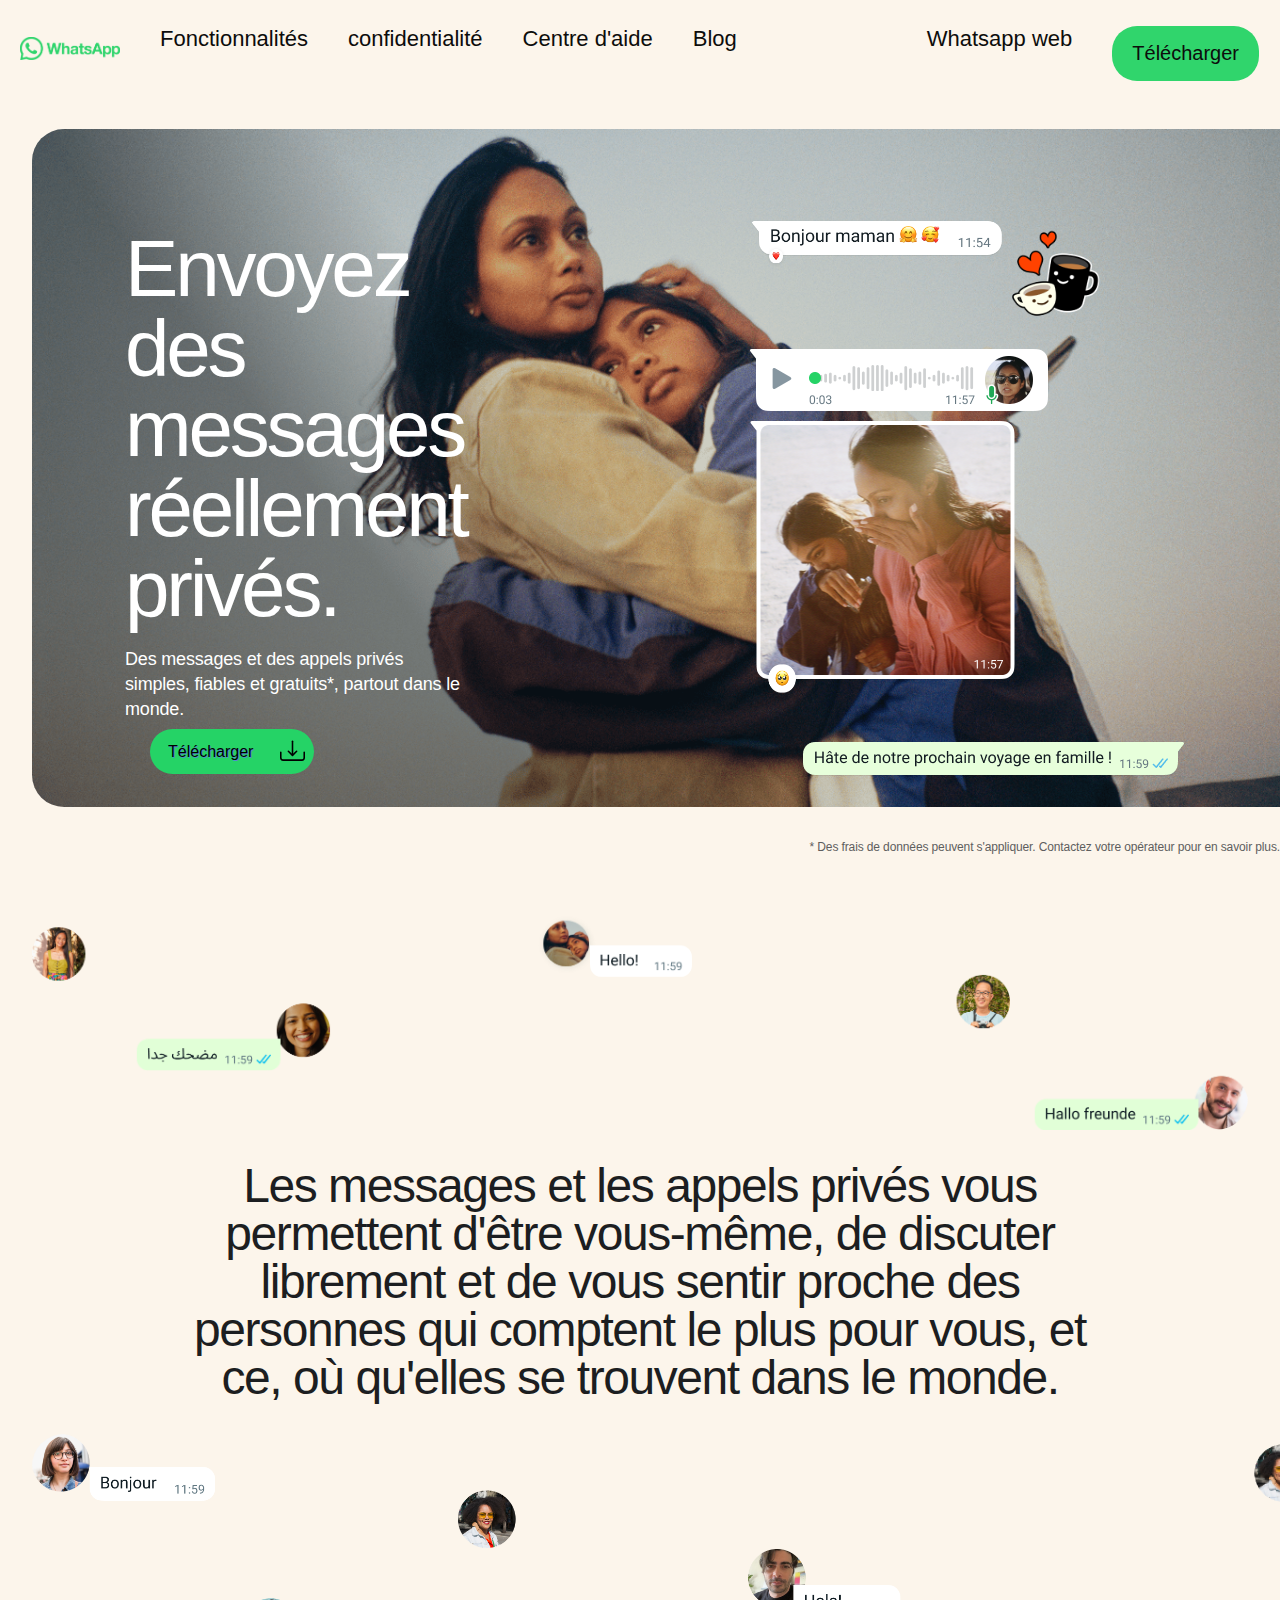
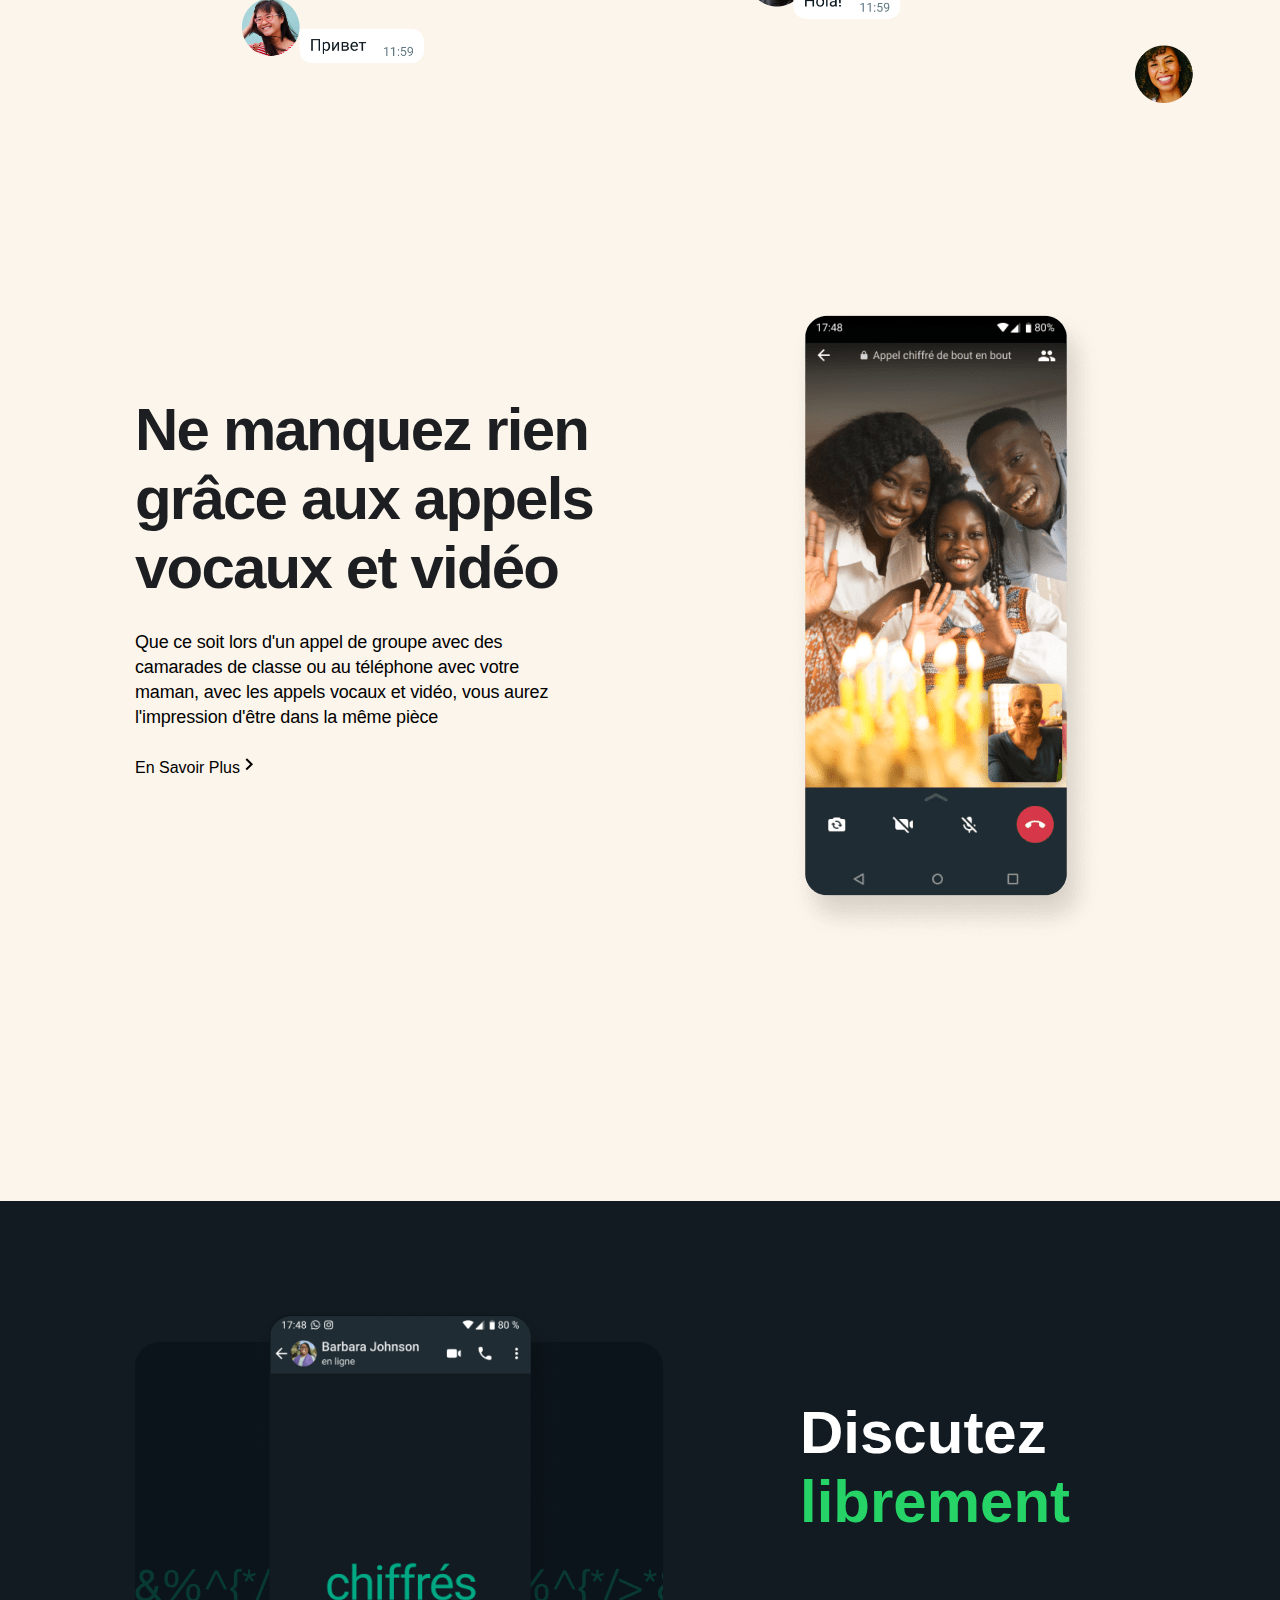
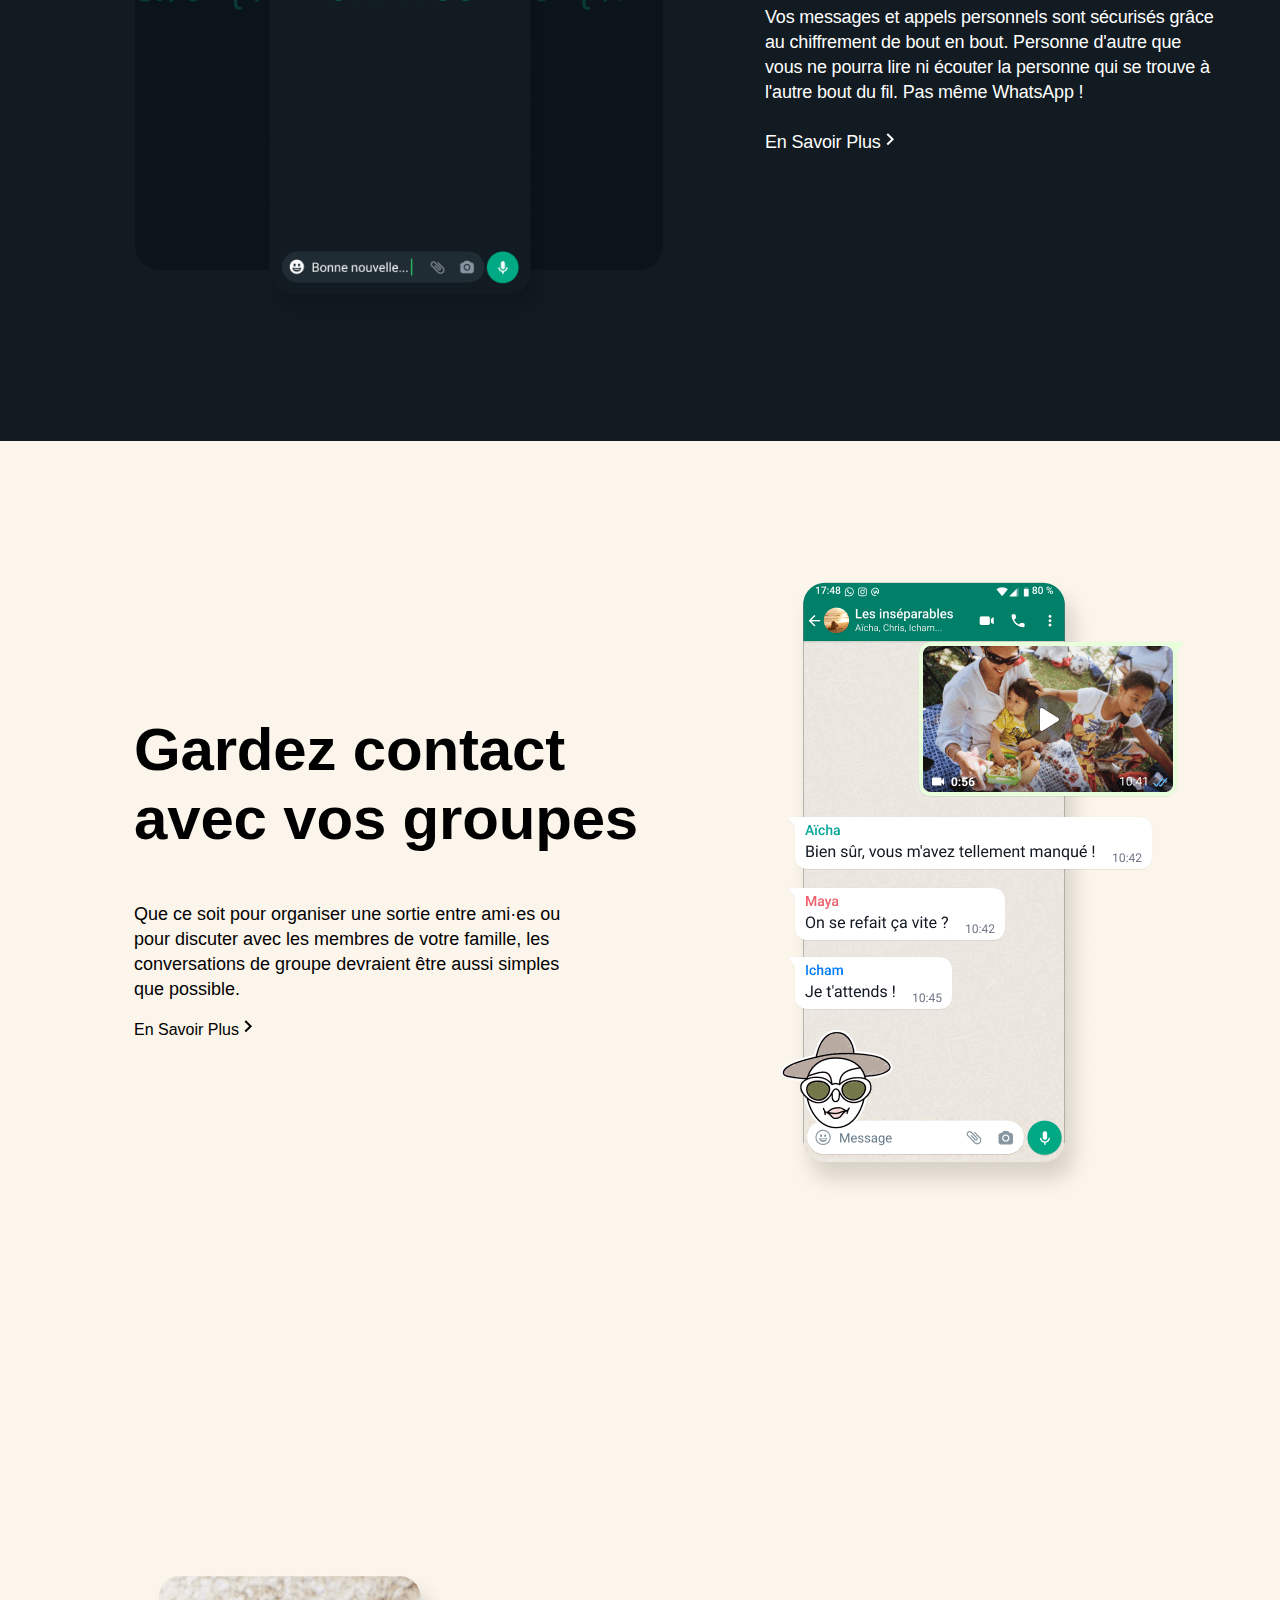
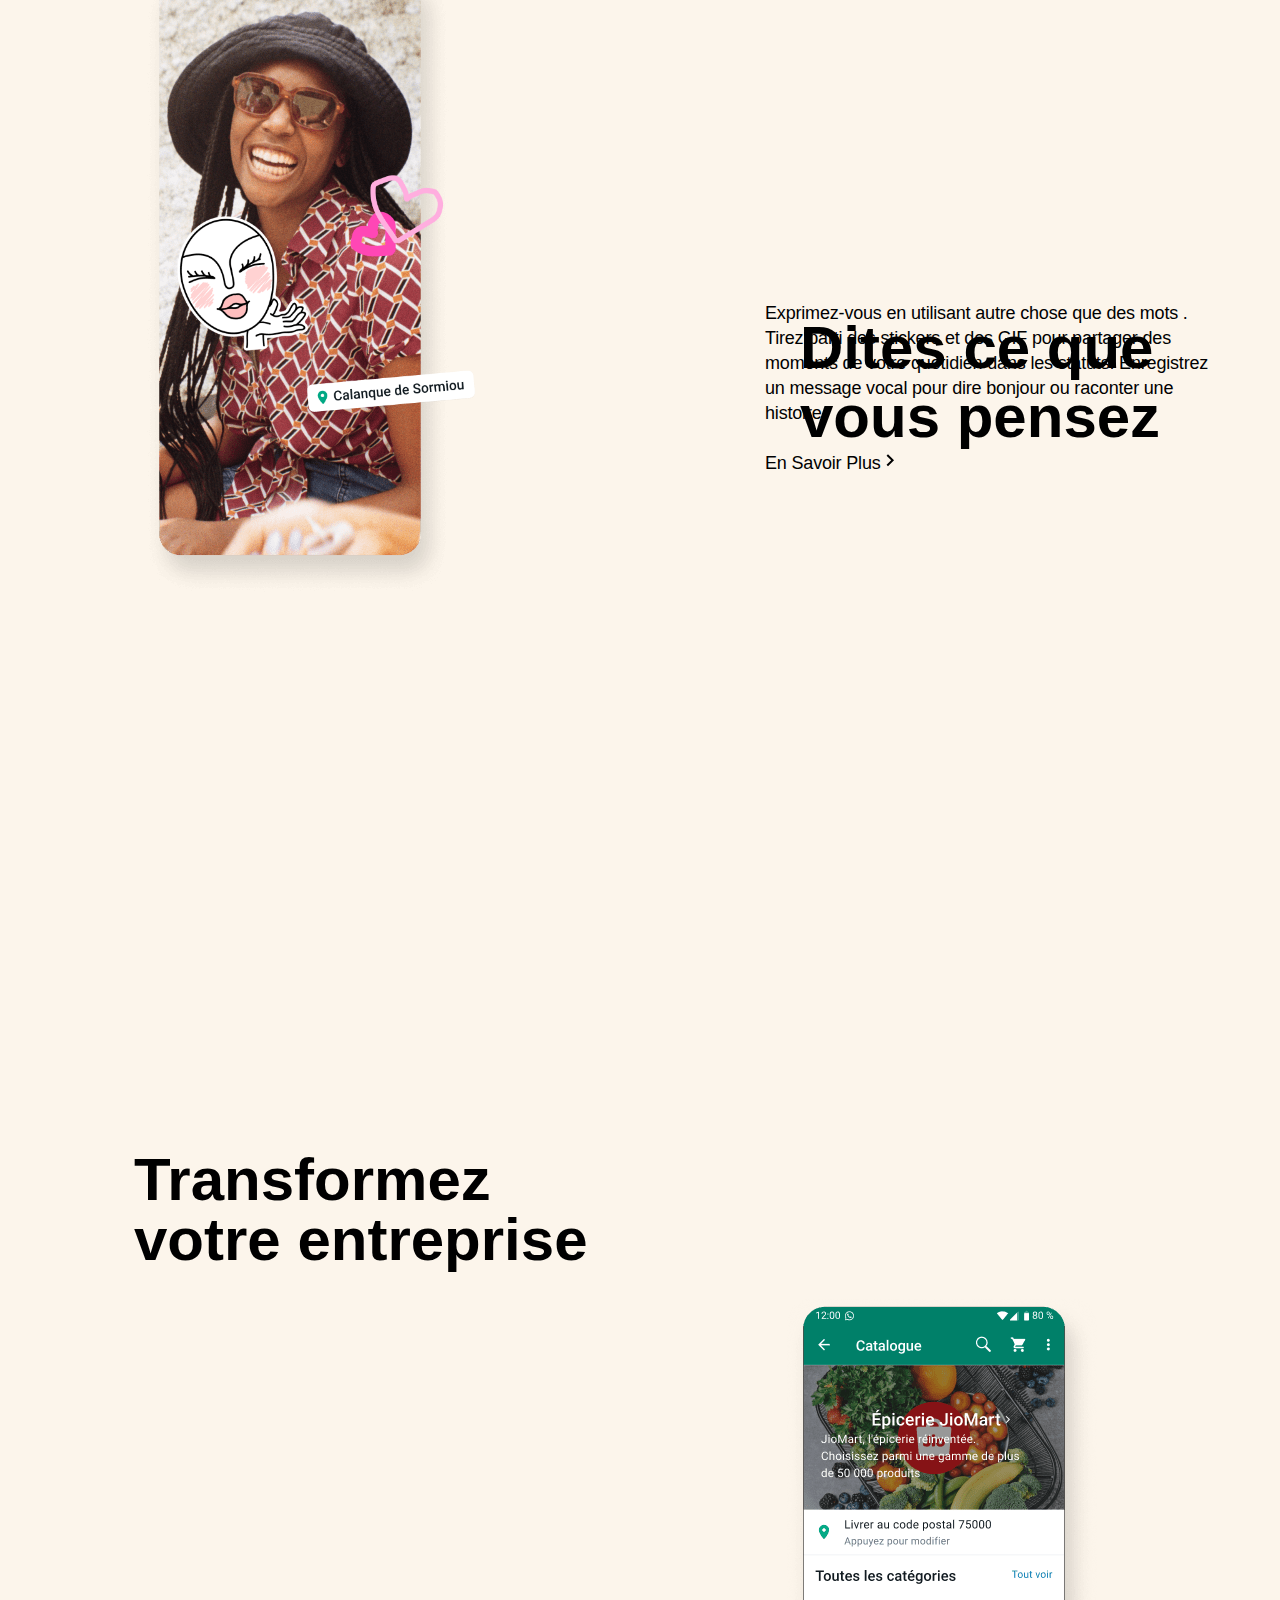
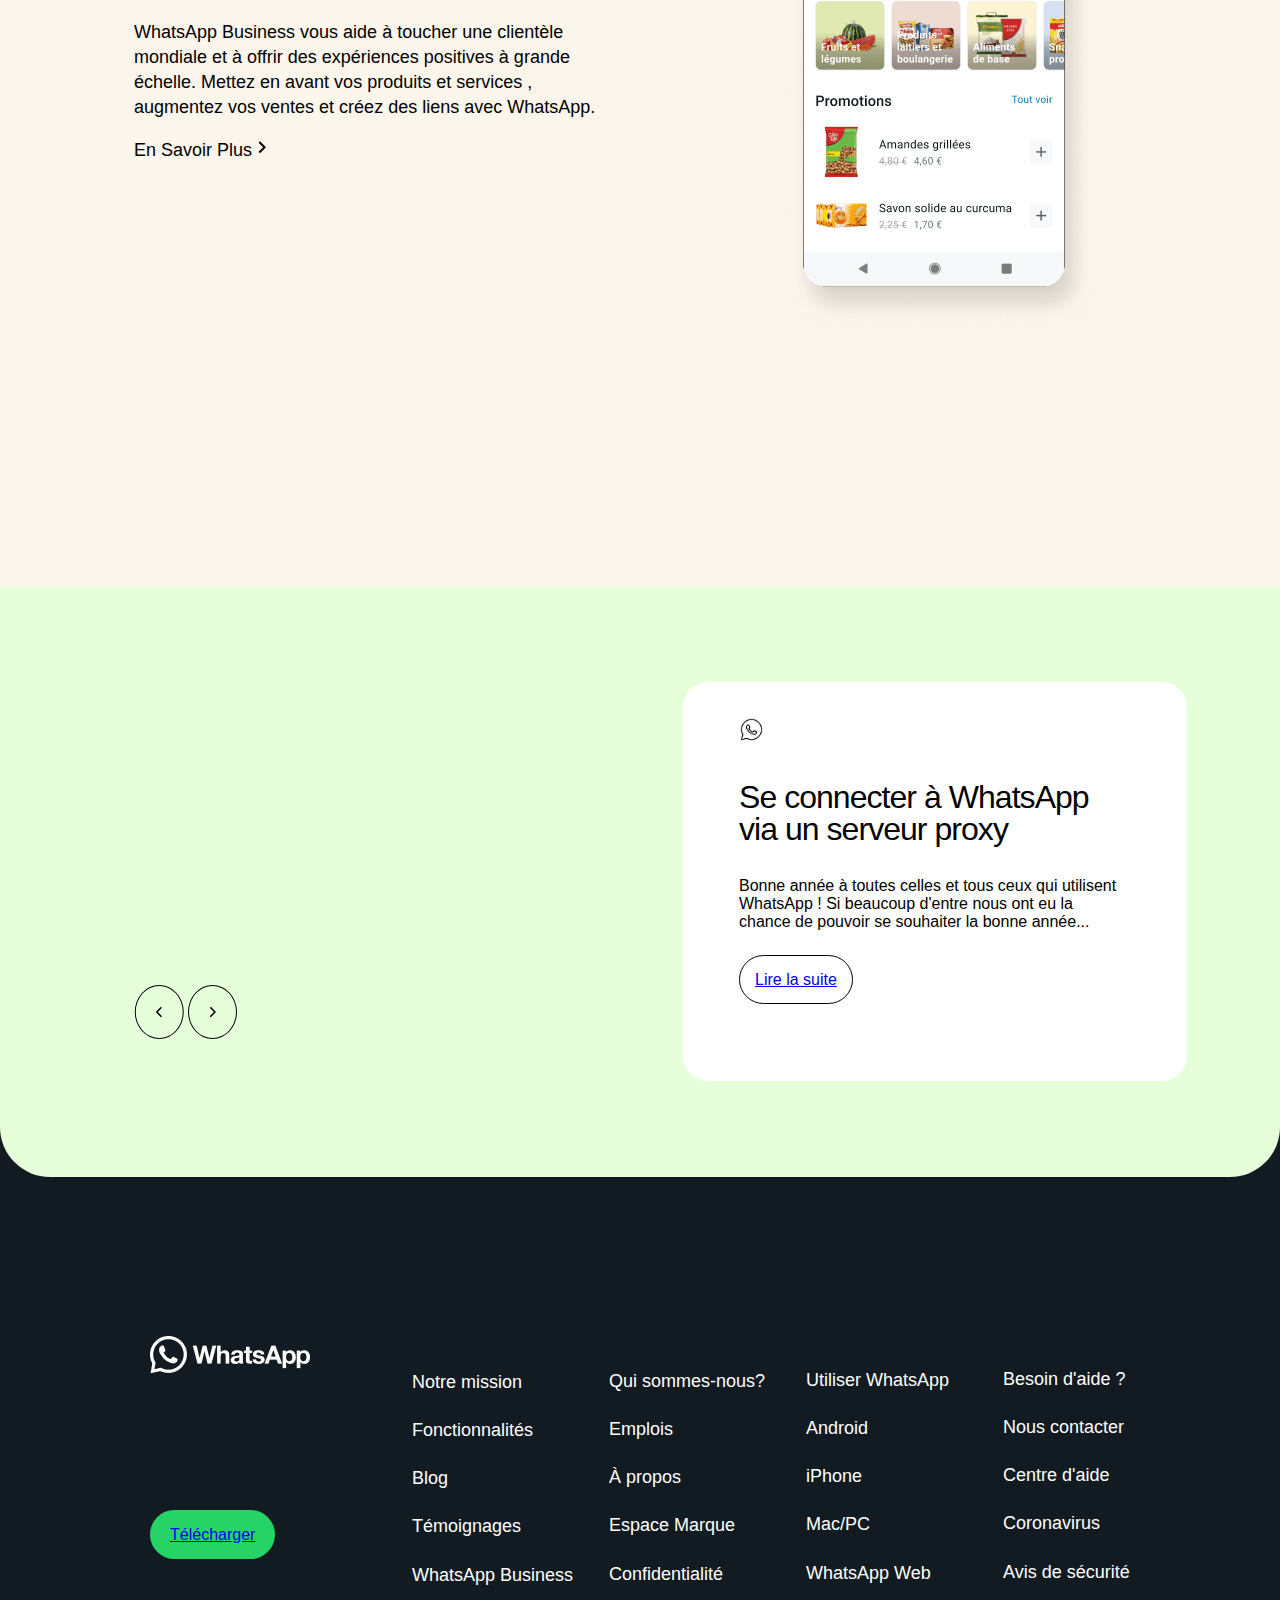
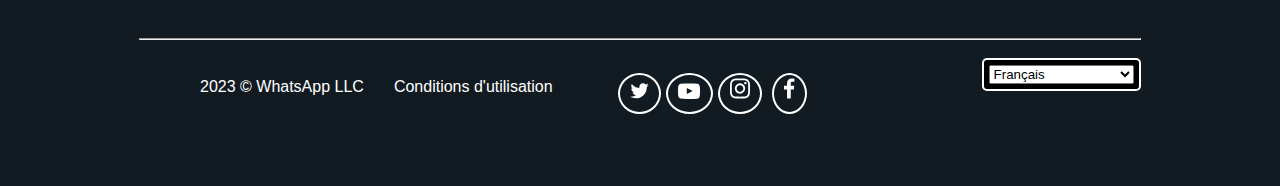
<file: home.html>
<html lang="en">

<head>
  <meta charset="UTF-8">
  <meta http-equiv="X-UA-Compatible" content="IE=edge">
  <meta name="viewport" content="width=device-width, initial-scale=1.0">
  <link rel="stylesheet" href="style/style.css">
  <link rel="stylesheet" href="style/style2.css">
  <link rel="stylesheet" href="style/footer.css">
  <title>Whatsapp</title>
</head>


<body>
  <header class="hd">
    <nav class="menu-container">
      <input type="checkbox" aria-label="Toggle menu" />
      <span></span>
      <span></span>
      <span></span>

      <!-- logo -->
      <a href="#" class="menu-logo">
        <img src="image/logo.png" alt="whatsapp" />
      </a>

      <!-- la liste des menu -->
      <div class="menu">
        <ul>
          <li>
            <a href="#fonctionalité">
              Fonctionnalités
            </a>
          </li>
          <li>
            <a href="#pconfidentialé">
              confidentialité
            </a>
          </li>
          <li>
            <a href="#aide">
              Centre d'aide
            </a>
          </li>
          <li>
            <a href="#docs">
              Blog
            </a>
          </li>

          <li>
            <div id="web">
              <a href="#down">
                Whatsapp web
              </a>
            </div>
          </li>
          <li>
            <div id="dow">
              <a href="#downlaod">
                Télécharger
                <a />
                <li />
                <div />
        </ul>

      </div>
    </nav>
  </header>
  <main>
    <section>
      <div id="parent">
        <div>
          <img class="soeur" src="image/image1.png" alt="">
        </div>
        <div>
          <img class="deuxgo" src="image/deuxgo.png" alt="deux fille">
        </div>
        <div>
          <img class="maman" src="image/maman.png" alt="maman">
        </div>
        <div>
          <img class="coeur" src="image/coeur.png" alt="coeur">
        </div>
        <div>
          <img class="vocal" src="image/vocal.png" alt="vocal">
        </div>
        <div>
          <img class="tasse" src="image/tasse.png" alt="tasse">
        </div>
        <div>
          <img class="sms" src="image/sms.png" alt="message">
        </div>
        <div>
          <img class="stick" src="image/stick.png" alt="sticker">
        </div>
        <div class="msp">
          Envoyez <br> des <br> messages <br> réellement <br> privés.
        </div>
        <div class="msp2">
          Des messages et des appels privés <br> simples, fiables et gratuits*, partout dans le <br> monde.

        </div>
        <button type="button" class="telechargement">
          <span class="telechargement-text">
            <span>Télécharger</span>
          </span>
          <span class="telechargement-icon">
            <svg viewBox="2 2 16 16" fill="currentColor">
              <path fill-rule="evenodd"
                d="M2.5 10a.5.5 0 01.5.5V14a1 1 0 001 1h12a1 1 0 001-1v-3.5a.5.5 0 011 0V14a2 2 0 01-2 2H4a2 2 0 01-2-2v-3.5a.5.5 0 01.5-.5z"
                clip-rule="evenodd" />
              <path fill-rule="evenodd"
                d="M7 9.5a.5.5 0 01.707 0L10 11.793 12.293 9.5a.5.5 0 01.707.707l-2.646 2.647a.5.5 0 01-.708 0L7 10.207A.5.5 0 017 9.5z"
                clip-rule="evenodd" />
              <path fill-rule="evenodd" d="M10 3a.5.5 0 01.5.5v8a.5.5 0 01-1 0v-8A.5.5 0 0110 3z" clip-rule="evenodd" />
            </svg>
          </span>
        </button>
        <div class="notice">* Des frais de données peuvent s'appliquer. Contactez votre opérateur pour en savoir plus.
        </div>
      </div>

    </section>
    <section>
      <article>
        <div>
          <img class="chat" src="image/chat2.png" alt="chat">
        </div>
        <div class="smsappel">
          Les messages et les appels privés vous <br> permettent d'être vous-même, de discuter <br> librement et de vous
          sentir proche des <br> personnes qui comptent le plus pour vous, et <br> ce, où qu'elles se trouvent dans le
          monde.
        </div>
      </article>
      <article>
        <div>
          <img id="chat2" src="image/chat.png" alt="dialogue2">
        </div>
      </article>
    </section>
    <section>
      <article>
        <h2 id="manque">
          Ne manquez rien <br> grâce aux appels <br> vocaux et vidéo
        </h2>
        </>
        <p id="p1">
          Que ce soit lors d'un appel de groupe avec des <br> camarades de classe ou au téléphone avec votre <br> maman,
          avec les
          appels vocaux et vidéo, vous aurez <br> l'impression d'être dans la même pièce
        </p>

        <span id="splus">En Savoir Plus
          <svg class="_abjs _agnt _9u4c st-current" width="10" height="15" viewBox="0 0 10 18" fill="none">
            <path
              d="M0.879395 13.0463L6.41356 7.5L0.879395 1.95375L2.58314 0.25L9.83315 7.5L2.58314 14.75L0.879395 13.0463Z"
              fill="currentColor" class=""></path>
          </svg>
        </span>

        <div>
          <img class="papa" src="image/papa.png" alt="papa et fille">
        </div>

      </article>
    </section>
    <section>
      <div id="parent2">
        <div>
          <img id="back" src="image/chiffre.png" alt="arriere">
        </div>
        <div>
          <h2 id="d"> <b id="dd"> Discutez </b><br><b>
              librement</b></h2>
        </div>
        <div id="pers">
          Vos messages et appels personnels sont sécurisés grâce <br> au chiffrement de bout en bout. Personne d'autre
          que <br>
          vous ne pourra lire ni écouter la personne qui se trouve à <br> l'autre bout du fil. Pas même WhatsApp !
          <br>
          <br>
          <span id="splus1">En Savoir Plus
            <svg class="_abjs _agnt _9u4c st-current1" width="10" height="15" viewBox="0 0 10 18" fill="none">
              <path
                d="M0.879395 13.0463L6.41356 7.5L0.879395 1.95375L2.58314 0.25L9.83315 7.5L2.58314 14.75L0.879395 13.0463Z"
                fill="currentColor" class=""></path>
            </svg>
          </span>

        </div>

    </section>
    <section>
      <article>
        <div id="orr">
          <h2 id="gc">
            Gardez contact <br>
            avec vos groupes
          </h2>

          <p id="or"> Que ce soit pour organiser une sortie entre ami·es ou <br> pour discuter avec les membres de votre
            famille, les <br>
            conversations de groupe devraient être aussi simples <br> que possible.</p>

          <span id="splus2">En Savoir Plus
            <svg class="_abjs _agnt _9u4c st-current12" width="10" height="15" viewBox="0 0 10 18" fill="none">
              <path
                d="M0.879395 13.0463L6.41356 7.5L0.879395 1.95375L2.58314 0.25L9.83315 7.5L2.58314 14.75L0.879395 13.0463Z"
                fill="currentColor" class=""></path>
            </svg>
          </span>
        </div>
        <div>
          <img class="ins" src="image/ins.png" alt="groupe">
        </div>
        <div>
          <img class="inso" src="image/ins1.png" alt="groupepage">
        </div>
      </article>
    </section>
    <section>
      <div id="parent20">
        <div>
          <img id="back1" src="image/chapeau.png" alt="fille avec chapeau">
        </div>
        <div>
          <img class="sage" src="image/visage.png" alt="visage">
        </div>
        <div>
          <h2 id="d1"> Dites ce que<br>
            vous pensez</h2>
        </div>
        <div id="pers1">
          Exprimez-vous en utilisant autre chose que des mots . <br> Tirez parti des stickers et des GIF pour partager
          des <br>
          moments de votre quotidien dans les statuts. Enregistrez <br> un message vocal pour dire bonjour ou raconter
          une <br>
          histoire.
          <br>
          <br>
          <span id="splus1">En Savoir Plus
            <svg class="_abjs _agnt _9u4c st-current1" width="10" height="15" viewBox="0 0 10 18" fill="none">
              <path
                d="M0.879395 13.0463L6.41356 7.5L0.879395 1.95375L2.58314 0.25L9.83315 7.5L2.58314 14.75L0.879395 13.0463Z"
                fill="currentColor" class=""></path>
            </svg>
          </span>

        </div>

    </section>
    <section>
      <div id="ore">
        <h2 id="gce">
          Transformez
          <br>
          votre entreprise
        </h2>
        <p id="orre"> WhatsApp Business vous aide à toucher une clientèle <br> mondiale et à offrir des expériences
          positives
          à grande <br>
          échelle. Mettez en avant vos produits et services , <br> augmentez vos ventes et créez des liens avec
          WhatsApp.
        </p>

        <span id="splus2">En Savoir Plus
          <svg class="_abjs _agnt _9u4c st-current12" width="10" height="15" viewBox="0 0 10 18" fill="none">
            <path
              d="M0.879395 13.0463L6.41356 7.5L0.879395 1.95375L2.58314 0.25L9.83315 7.5L2.58314 14.75L0.879395 13.0463Z"
              fill="currentColor" class=""></path>
          </svg>
        </span>
      </div>
      <div>
        <img class="ins1" src="image/burger.png" alt="burger groupe">
      </div>
    </section>
    <section>
      <div id="fondvert">
        <div class="box">

        </div>
        <div class="jjpapa">
          <svg width="6.75" height="12" fill="none" class="jj jj1">
            <path fill-rule="evenodd" clip-rule="evenodd"
              d="M.22922.22922c.30563-.30563.80115-.30563 1.10678 0l5.21739 5.21739c.30562.30563.30562.80115 0 1.10678L1.336 11.7708c-.30563.3056-.80115.3056-1.10678 0-.30563-.3056-.30563-.8012 0-1.1068L4.89322 6l-4.664-4.664c-.30563-.30563-.30563-.80115 0-1.10678Z"
              fill="currentColor"></path>
          </svg>
          <svg width="6.75" height="12" fill="none" class="jj jj2">
            <path fill-rule="evenodd" clip-rule="evenodd"
              d="M.22922.22922c.30563-.30563.80115-.30563 1.10678 0l5.21739 5.21739c.30562.30563.30562.80115 0 1.10678L1.336 11.7708c-.30563.3056-.80115.3056-1.10678 0-.30563-.3056-.30563-.8012 0-1.1068L4.89322 6l-4.664-4.664c-.30563-.30563-.30563-.80115 0-1.10678Z"
              fill="currentColor"></path>
          </svg>
        </div>
        <div>
          <a href="https://blog.whatsapp.com/new-ways-to-enjoy-whatsapp-status" class="lien"><span class="suite">Lire la
              suite</span></a>
        </div>
        <div class="h">
          <h3> Se connecter à WhatsApp <br> via un serveur proxy</h3>
          <p>Bonne année à toutes celles et tous ceux qui utilisent <br> WhatsApp ! Si beaucoup d'entre nous ont eu la
            <br> chance
            de
            pouvoir se souhaiter la bonne année...
          </p>
        </div>
        <div>
          <img class="kkk" src="image/logo3.png" alt="whatsapp logo">
        </div>
      </div>
      </div>
    </section>
  </main>
  <footer class="fin">
    <div>
      <img class="log4" src="image/blanc.png" alt="log4">
    </div>
    <div>
      <a href="https://www.whatsapp.com/download" class="_aeo8 _advo _9vcv _9u4o _9u4i _9scc _9scs"><span
          class="ger">Télécharger</span><span class=""><svg width="16" height="16" viewBox="0 0 16 16" fill="none"
            class="_wauiIcon__download-alternative _agnt _9u4c">
            <path fill-rule="evenodd" clip-rule="evenodd"
              d="M13.75 13.75C13.75 14.1642 13.4142 14.5 13 14.5L3 14.5C2.58579 14.5 2.25 14.1642 2.25 13.75C2.25 13.3358 2.58579 13 3 13L13 13C13.4142 13 13.75 13.3358 13.75 13.75Z"
              fill="currentColor"></path>
            <path fill-rule="evenodd" clip-rule="evenodd"
              d="M8.7487 2C8.7487 1.58579 8.41291 1.25 7.9987 1.25C7.58448 1.25 7.2487 1.58579 7.2487 2L7.2487 9.53955L3.19233 5.51449C2.89831 5.22274 2.42344 5.22458 2.13168 5.5186C1.83993 5.81263 1.84177 6.2875 2.13579 6.57925L7.46912 11.8714C7.76154 12.1616 8.23325 12.1616 8.52567 11.8714L13.859 6.57926C14.153 6.2875 14.1549 5.81263 13.8631 5.5186C13.5714 5.22458 13.0965 5.22274 12.8025 5.51449L8.7487 9.53697L8.7487 2Z"
              fill="currentColor" class=""></path>
          </svg></span></a>
    </div>

    <div class="boxo">
      <div> <a href="#mm"></a> Notre mission</div>
      <br>
      <br>
      <div> <a href="#hh"></a> Fonctionnalités </div>
      <br>
      <br>
      <div> <a href="#qq"></a> Blog </div>
      <br>
      <br>
      <div> <a href="#ss"></a> Témoignages</div>
      <br>
      <br>
      <div> <a href="#xx "></a> WhatsApp Business </div>
    </div>


    <div class="boxo1">
      <div> <a href="#aa"></a> Qui sommes-nous?</div>
      <br>
      <br>
      <div> <a href="#aa"></a> Emplois </div>
      <br>
      <br>
      <div> <a href="#ss"></a> À propos</div>
      <br>
      <br>
      <div><a href="#w"></a> Espace Marque</div>
      <br>
      <br>
      <div> <a href="#m"></a> Confidentialité </div>
    </div>
    <div class="boxo2">
      <div> <a href="#l"></a> Utiliser WhatsApp</div>
      <br>
      <br>
      <div> <a href=" #j"></a> Android </div>
      <br>
      <br>
      <div> <a href="#g"></a> iPhone</div>
      <br>
      <br>
      <div> <a href="#x"></a> Mac/PC</div>
      <br>
      <br>
      <div> <a href="#d "></a> WhatsApp Web</div>

    </div>
    <div class="boxo3">
      <div> <a href="#S"></a> Besoin d'aide ?</div>
      <br>
      <br>
      <div> <a href="#DD"></a> Nous contacter</div>
      <br>
      <br>
      <div><a href="#DD"></a> Centre d'aide</div>
      <br>
      <br>
      <div> <a href="#DD"></a> Coronavirus</div>
      <br>
      <br>
      <div><a href="#GG"></a> Avis de sécurité </div>

    </div>
    </section>
    <hr>
    <section>

      <div class="terminus">

        <div> <a class="llc" href="#"></a> 2023 © WhatsApp LLC</div>

        <div> <a class="cond" href="#"></a>
          Conditions d'utilisation</div>


        <div class="twitter1"><a aria-label="Twitter" href="https://twitter.com/whatsapp" class="twitter"
            target="_blank" rel="noopener"><svg viewBox="0 0 19 16" width="19" height="16" fill="none"
              class="_aghm _adid _afbl">
              <path
                d="M18.3087 2.19814C17.7317 2.43004 17.1358 2.5943 16.521 2.67161C16.5116 2.66194 16.5021 2.66194 16.4926 2.65228C17.2588 2.15948 17.7885 1.47344 18.0817 0.584469C18.0533 0.603794 18.0439 0.603795 18.0249 0.613457C17.325 1.02895 16.5778 1.31883 15.7832 1.49276C15.7359 1.50242 15.7076 1.49276 15.6792 1.45411C14.8279 0.594132 13.7969 0.207624 12.6051 0.333239C11.8106 0.420203 11.1201 0.729409 10.5336 1.28984C9.51207 2.26578 9.13373 3.47361 9.38912 4.88436C9.39858 4.94234 9.39857 4.96166 9.33236 4.96166C8.8878 4.93267 8.43377 4.88436 7.99866 4.7974C7.07171 4.62347 6.1826 4.32393 5.34077 3.89877C4.05438 3.26103 2.9477 2.39139 2.00182 1.28984C1.92615 1.20288 1.85049 1.11592 1.77482 1.01929C1.49106 1.46377 1.23567 2.22712 1.2735 3.03879C1.33025 4.32392 1.88832 5.31918 2.9004 6.06321C2.3045 6.04388 1.75588 5.87962 1.23565 5.58974C1.23565 6.49803 1.50052 7.30969 2.05858 8.00541C2.61665 8.71078 3.32605 9.1456 4.20572 9.34852C4.17734 9.35818 4.15843 9.36784 4.13951 9.36784C3.6382 9.49346 3.12741 9.51278 2.61664 9.42582C2.54097 9.41615 2.54097 9.41616 2.56935 9.49346C2.68285 9.83165 2.83418 10.1409 3.03282 10.4307C3.62872 11.2811 4.42326 11.8028 5.42589 11.9864C5.6056 12.0251 5.79479 12.0347 6.00288 12.0444C4.37597 13.3102 2.5599 13.8223 0.545181 13.6194C0.55464 13.6291 0.56409 13.6387 0.583007 13.6484C1.32079 14.1219 2.10587 14.4987 2.92878 14.7789C3.84628 15.0881 4.78271 15.2621 5.7475 15.3007C6.24881 15.3201 6.75959 15.3104 7.2609 15.2621C7.81897 15.2138 8.36757 15.1171 8.91618 14.9819C10.7985 14.4987 12.4065 13.5421 13.7496 12.112C14.8468 10.9332 15.6413 9.57076 16.1616 8.03439C16.4453 7.2034 16.6251 6.34342 16.7007 5.46412C16.7386 5.01964 16.748 4.57515 16.7291 4.13067C16.7291 4.0727 16.748 4.04371 16.7859 4.00506C17.4574 3.49293 18.0344 2.89385 18.5074 2.18847C18.5168 2.16915 18.5452 2.14982 18.5452 2.11117C18.4601 2.14016 18.3844 2.16915 18.3087 2.19814Z"
                fill="currentColor"></path>
            </svg></a><a aria-label="Youtube" href="https://www.youtube.com/channel/UCAuerig2N-RZWJT8x75V9yw"
            class="youtube" target="_blank" rel="noopener"><svg width="23" height="16" viewBox="0 0 23 16" fill="none"
              xmlns="http://www.w3.org/2000/svg">
              <path
                d="M22.0088 5.95168C22.0583 4.52034 21.7452 3.0997 21.0988 1.82168C20.6602 1.29728 20.0515 0.943393 19.3788 0.821683C16.5963 0.569209 13.8023 0.465727 11.0088 0.511683C8.22546 0.463642 5.44152 0.563783 2.66882 0.811683C2.12064 0.9114 1.61333 1.16853 1.20882 1.55168C0.308816 2.38168 0.208816 3.80168 0.108816 5.00168C-0.036272 7.15925 -0.036272 9.32412 0.108816 11.4817C0.137746 12.1571 0.23831 12.8275 0.408816 13.4817C0.529391 13.9867 0.773339 14.454 1.11882 14.8417C1.52608 15.2451 2.0452 15.5169 2.60882 15.6217C4.76473 15.8878 6.93703 15.9981 9.10882 15.9517C12.6088 16.0017 15.6788 15.9517 19.3088 15.6717C19.8863 15.5733 20.42 15.3012 20.8388 14.8917C21.1188 14.6116 21.3279 14.2688 21.4488 13.8917C21.8064 12.7943 21.9821 11.6458 21.9688 10.4917C22.0088 9.93168 22.0088 6.55168 22.0088 5.95168ZM8.74882 11.0917V4.90168L14.6688 8.01168C13.0088 8.93168 10.8188 9.97168 8.74882 11.0917Z"
                fill="currentColor"></path>
            </svg></a><a aria-label="Instagram" href="https://www.instagram.com/whatsapp/?hl=en" class="instagram"
            target="_blank" rel="noopener"><svg width="20" height="21" viewBox="0 0 20 21" fill="none"
              xmlns="http://www.w3.org/2000/svg">
              <path
                d="M15.34 3.96C15.1027 3.96 14.8707 4.03038 14.6733 4.16224C14.476 4.29409 14.3222 4.48151 14.2313 4.70078C14.1405 4.92005 14.1168 5.16133 14.1631 5.39411C14.2094 5.62689 14.3236 5.84071 14.4915 6.00853C14.6593 6.17635 14.8731 6.29064 15.1059 6.33694C15.3387 6.38324 15.5799 6.35948 15.7992 6.26866C16.0185 6.17783 16.2059 6.02402 16.3378 5.82668C16.4696 5.62935 16.54 5.39734 16.54 5.16C16.54 4.84174 16.4136 4.53652 16.1885 4.31147C15.9635 4.08643 15.6583 3.96 15.34 3.96ZM19.94 6.38C19.9206 5.5503 19.7652 4.7294 19.48 3.95C19.2257 3.28313 18.83 2.67928 18.32 2.18C17.8248 1.66743 17.2196 1.27418 16.55 1.03C15.7727 0.736161 14.9508 0.57721 14.12 0.56C13.06 0.5 12.72 0.5 10 0.5C7.28 0.5 6.94 0.5 5.88 0.56C5.04915 0.57721 4.22734 0.736161 3.45 1.03C2.78168 1.27665 2.17693 1.66956 1.68 2.18C1.16743 2.67518 0.774176 3.28044 0.53 3.95C0.236161 4.72734 0.07721 5.54915 0.0599999 6.38C-5.58794e-08 7.44 0 7.78 0 10.5C0 13.22 -5.58794e-08 13.56 0.0599999 14.62C0.07721 15.4508 0.236161 16.2727 0.53 17.05C0.774176 17.7196 1.16743 18.3248 1.68 18.82C2.17693 19.3304 2.78168 19.7234 3.45 19.97C4.22734 20.2638 5.04915 20.4228 5.88 20.44C6.94 20.5 7.28 20.5 10 20.5C12.72 20.5 13.06 20.5 14.12 20.44C14.9508 20.4228 15.7727 20.2638 16.55 19.97C17.2196 19.7258 17.8248 19.3326 18.32 18.82C18.8322 18.3226 19.2283 17.7182 19.48 17.05C19.7652 16.2706 19.9206 15.4497 19.94 14.62C19.94 13.56 20 13.22 20 10.5C20 7.78 20 7.44 19.94 6.38ZM18.14 14.5C18.1327 15.1348 18.0178 15.7637 17.8 16.36C17.6403 16.7952 17.3839 17.1884 17.05 17.51C16.7256 17.8405 16.3332 18.0964 15.9 18.26C15.3037 18.4778 14.6748 18.5927 14.04 18.6C13.04 18.65 12.67 18.66 10.04 18.66C7.41 18.66 7.04 18.66 6.04 18.6C5.38089 18.6123 4.72459 18.5109 4.1 18.3C3.68578 18.1281 3.31136 17.8728 3 17.55C2.66809 17.2287 2.41484 16.8352 2.26 16.4C2.01586 15.7952 1.88044 15.1519 1.86 14.5C1.86 13.5 1.8 13.13 1.8 10.5C1.8 7.87 1.8 7.5 1.86 6.5C1.86448 5.85106 1.98295 5.20795 2.21 4.6C2.38605 4.17791 2.65627 3.80166 3 3.5C3.30381 3.15617 3.67929 2.8831 4.1 2.7C4.70955 2.48004 5.352 2.36508 6 2.36C7 2.36 7.37 2.3 10 2.3C12.63 2.3 13 2.3 14 2.36C14.6348 2.36728 15.2637 2.48225 15.86 2.7C16.3144 2.86865 16.7223 3.14285 17.05 3.5C17.3777 3.80718 17.6338 4.18273 17.8 4.6C18.0223 5.20893 18.1373 5.85178 18.14 6.5C18.19 7.5 18.2 7.87 18.2 10.5C18.2 13.13 18.19 13.5 18.14 14.5ZM10 5.37C8.98581 5.37198 7.99496 5.67453 7.15265 6.23942C6.31035 6.80431 5.65438 7.6062 5.26763 8.54375C4.88089 9.48131 4.78072 10.5125 4.97979 11.5069C5.17886 12.5014 5.66824 13.4145 6.38608 14.131C7.10392 14.8474 8.01801 15.335 9.01286 15.5321C10.0077 15.7293 11.0387 15.6271 11.9755 15.2385C12.9123 14.85 13.7129 14.1924 14.2761 13.349C14.8394 12.5056 15.14 11.5142 15.14 10.5C15.1413 9.8251 15.0092 9.15661 14.7512 8.53296C14.4933 7.90931 14.1146 7.34281 13.6369 6.86605C13.1592 6.38929 12.5919 6.01168 11.9678 5.75493C11.3436 5.49818 10.6749 5.36736 10 5.37ZM10 13.83C9.34139 13.83 8.69757 13.6347 8.14995 13.2688C7.60234 12.9029 7.17552 12.3828 6.92348 11.7743C6.67144 11.1659 6.6055 10.4963 6.73398 9.85035C6.86247 9.20439 7.17963 8.61104 7.64533 8.14533C8.11104 7.67963 8.70439 7.36247 9.35035 7.23398C9.99631 7.1055 10.6659 7.17144 11.2743 7.42348C11.8828 7.67552 12.4029 8.10234 12.7688 8.64995C13.1347 9.19757 13.33 9.84139 13.33 10.5C13.33 10.9373 13.2439 11.3703 13.0765 11.7743C12.9092 12.1784 12.6639 12.5454 12.3547 12.8547C12.0454 13.1639 11.6784 13.4092 11.2743 13.5765C10.8703 13.7439 10.4373 13.83 10 13.83Z"
                fill="currentColor"></path>
            </svg></a><a aria-label="Facebook" href="https://www.facebook.com/WhatsApp" class="fblite" target="_blank"
            rel="noopener"><svg width="11" height="21" viewBox="0 0 11 21" fill="none"
              xmlns="http://www.w3.org/2000/svg">
              <path
                d="M8.51 3.82003H10.39V0.64003C9.47975 0.545377 8.56516 0.498646 7.65 0.50003C4.93 0.50003 3.07 2.16003 3.07 5.20003V7.82003H0V11.38H3.07V20.5H6.75V11.38H9.81L10.27 7.82003H6.75V5.55003C6.75 4.50003 7.03 3.82003 8.51 3.82003Z"
                fill="currentColor"></path>
            </svg></a></div></span>
        <span>
          <div class="francais">
            <div class="_afoa"><select id="u_0_1u_Am" class="_9tg0 _afo4 _afon">
                <option class="_afo9" value="https://www.whatsapp.com/?lang=az">Azərbaycan</option>
                <option class="_afo9" value="https://www.whatsapp.com/?lang=af">Afrikaans</option>
                <option class="_afo9" value="https://www.whatsapp.com/?lang=id">Bahasa Indonesia</option>
                <option class="_afo9" value="https://www.whatsapp.com/?lang=ms">Melayu</option>
                <option class="_afo9" value="https://www.whatsapp.com/?lang=ca">Català</option>
                <option class="_afo9" value="https://www.whatsapp.com/?lang=cs">čeština</option>
                <option class="_afo9" value="https://www.whatsapp.com/?lang=da">Dansk</option>
                <option class="_afo9" value="https://www.whatsapp.com/?lang=de">Deutsch</option>
                <option class="_afo9" value="https://www.whatsapp.com/?lang=et">Eesti</option>
                <option class="_afo9" value="https://www.whatsapp.com/?lang=en">English</option>
                <option class="_afo9" value="https://www.whatsapp.com/?lang=es">Español</option>
                <option class="_afo9" value="https://www.whatsapp.com/?lang=fr" selected="1">Français</option>
                <option class="_afo9" value="https://www.whatsapp.com/?lang=ga">Gaeilge</option>
                <option class="_afo9" value="https://www.whatsapp.com/?lang=hr">Hrvatski</option>
                <option class="_afo9" value="https://www.whatsapp.com/?lang=it">Italiano</option>
                <option class="_afo9" value="https://www.whatsapp.com/?lang=sw">Kiswahili</option>
                <option class="_afo9" value="https://www.whatsapp.com/?lang=lv">Latviešu</option>
                <option class="_afo9" value="https://www.whatsapp.com/?lang=lt">Lietuvių</option>
                <option class="_afo9" value="https://www.whatsapp.com/?lang=hu">Magyar</option>
                <option class="_afo9" value="https://www.whatsapp.com/?lang=nl">Nederlands</option>
                <option class="_afo9" value="https://www.whatsapp.com/?lang=nb">Norsk bokmål</option>
                <option class="_afo9" value="https://www.whatsapp.com/?lang=uz">O‘zbek</option>
                <option class="_afo9" value="https://www.whatsapp.com/?lang=tl">Filipino</option>
                <option class="_afo9" value="https://www.whatsapp.com/?lang=pl">Polski</option>
                <option class="_afo9" value="https://www.whatsapp.com/?lang=pt_br">Português (Brasil)</option>
                <option class="_afo9" value="https://www.whatsapp.com/?lang=pt_pt">Português (Portugal)</option>
                <option class="_afo9" value="https://www.whatsapp.com/?lang=ro">Română</option>
                <option class="_afo9" value="https://www.whatsapp.com/?lang=sq">Shqip</option>
                <option class="_afo9" value="https://www.whatsapp.com/?lang=sk">Slovenčina</option>
                <option class="_afo9" value="https://www.whatsapp.com/?lang=sl">Slovenščina</option>
                <option class="_afo9" value="https://www.whatsapp.com/?lang=fi">Suomi</option>
                <option class="_afo9" value="https://www.whatsapp.com/?lang=sv">Svenska</option>
                <option class="_afo9" value="https://www.whatsapp.com/?lang=vi">Tiếng Việt</option>
                <option class="_afo9" value="https://www.whatsapp.com/?lang=tr">Türkçe</option>
                <option class="_afo9" value="https://www.whatsapp.com/?lang=el">Ελληνικά</option>
                <option class="_afo9" value="https://www.whatsapp.com/?lang=bg">български</option>
                <option class="_afo9" value="https://www.whatsapp.com/?lang=kk">қазақ тілі</option>
                <option class="_afo9" value="https://www.whatsapp.com/?lang=mk">македонски</option>
                <option class="_afo9" value="https://www.whatsapp.com/?lang=ru">русский</option>
                <option class="_afo9" value="https://www.whatsapp.com/?lang=sr">српски</option>
                <option class="_afo9" value="https://www.whatsapp.com/?lang=uk">українська</option>
                <option class="_afo9" value="https://www.whatsapp.com/?lang=he">עברית</option>
                <option class="_afo9" value="https://www.whatsapp.com/?lang=ar">العربية</option>
                <option class="_afo9" value="https://www.whatsapp.com/?lang=fa">فارسی</option>
                <option class="_afo9" value="https://www.whatsapp.com/?lang=ur">اردو</option>
                <option class="_afo9" value="https://www.whatsapp.com/?lang=bn">বাংলা</option>
                <option class="_afo9" value="https://www.whatsapp.com/?lang=hi">हिन्दी</option>
                <option class="_afo9" value="https://www.whatsapp.com/?lang=gu">ગુજરાતી</option>
                <option class="_afo9" value="https://www.whatsapp.com/?lang=kn">ಕನ್ನಡ</option>
                <option class="_afo9" value="https://www.whatsapp.com/?lang=mr">मराठी</option>
                <option class="_afo9" value="https://www.whatsapp.com/?lang=pa">ਪੰਜਾਬੀ</option>
                <option class="_afo9" value="https://www.whatsapp.com/?lang=ta">தமிழ்</option>
                <option class="_afo9" value="https://www.whatsapp.com/?lang=te">తెలుగు</option>
                <option class="_afo9" value="https://www.whatsapp.com/?lang=ml">മലയാളം</option>
                <option class="_afo9" value="https://www.whatsapp.com/?lang=th">ไทย</option>
                <option class="_afo9" value="https://www.whatsapp.com/?lang=zh_cn">简体中文</option>
                <option class="_afo9" value="https://www.whatsapp.com/?lang=zh_tw">繁體中文（台灣）</option>
                <option class="_afo9" value="https://www.whatsapp.com/?lang=zh_hk">繁體中文（香港）</option>
                <option class="_afo9" value="https://www.whatsapp.com/?lang=ja">日本語</option>
                <option class="_afo9" value="https://www.whatsapp.com/?lang=ko">한국어</option>
            </div>
          </div>
        </span>
      </div>

    </section>
  </footer>
</body>

</html>
</file>
<file: style/style.css>
body {
  overflow-x: hidden;
  font-family: Sans-Serif;
  margin: 0;
  background-color: #fcf5eb;
}

.menu-container {
  position: relative;
  display: flex;
  align-items: center;
  margin-bottom: 20px;
  background: #fcf5eb;
  color: #000000;
  padding: 20px;
  z-index: 1;
  top: 0px;
  margin: 0px;
  padding: 0px;
  -webkit-user-select: none;
  user-select: none;
  box-sizing: border-box;
  position: sticky;
}

.hd {
  position: sticky;
  top: 0;
  z-index: 25;
  opacity: 95%;
}

.menu-logo {
  line-height: 0;
  margin: 0 20px;
}

.menu-logo img {
  max-height: 40px;
  max-width: 100px;
  flex-shrink: 0;
}

.menu-container a {
  text-decoration: none;
  color: #fcf5eb;
  transition: color 0.3s ease;
}

.menu-container a:hover {
  color: #00c6a7;
}

.menu-container input {
  display: block;
  width: 35px;
  height: 25px;
  margin: 0;
  position: absolute;
  cursor: pointer;
  -webkit-touch-callout: none;
}

/* Burger menu */
.menu-container span {
  display: block;
  width: 33px;
  height: 4px;
  margin-bottom: 5px;
  position: relative;
  background: #000000;
  border-radius: 3px;
  z-index: 1;
  transform-origin: 4px 0px;
  transition: transform 0.5s cubic-bezier(0.77, 0.2, 0.05, 1),
    background 0.5s cubic-bezier(0.77, 0.2, 0.05, 1), opacity 0.55s ease;
}

.menu-container span:first-child {
  transform-origin: 0% 0%;
}

.menu-container span:nth-child(3) {
  transform-origin: 0% 100%;
}

.menu-container input:checked ~ span {
  opacity: 1;
  transform: rotate(45deg) translate(3px, -1px);
  background: #fcf5eb;
}

.menu-container input:checked ~ span:nth-child(4) {
  opacity: 0;
  transform: rotate(0deg) scale(0.2, 0.2);
}

.menu-container input:checked ~ span:nth-child(3) {
  transform: rotate(-45deg) translate(-5px, 11px);
}

.menu ul {
  list-style: none;
}

.menu li {
  padding: 10px 0;
  font-size: 22px;
}

/* mobile styles */
@media only screen and (max-width: 494px) {
  .menu-container {
    flex-direction: column;
    align-items: flex-end;
  }

  .menu-logo {
    position: absolute;
    left: 0;
    top: 50%;
    transform: translateY(-50%);
  }

  .menu-logo img {
    max-height: 30px;
  }

  .menu {
    position: sticky;
    box-sizing: border-box;
    width: 300px;
    right: -300px;
    top: 0;
    margin: -20px;
    padding: 75px 50px 50px;
    background: #000000;
    -webkit-font-smoothing: antialiased;
  }

  .menu-container input:checked ~ .menu {
    transform: translateX(-100%);
  }
}

/* ordinateur styles */
@media only screen and (min-width: 495px) {
  .menu-container {
    width: 100%;
  }

  .menu-container a {
    color: #000000;
  }

  .menu-container input {
    display: none;
  }

  /* Burger menu */
  .menu-container span {
    display: none;
  }

  .menu {
    position: relative;
    width: 100%;
    display: flex;
    justify-content: space-between;
  }

  .menu ul {
    display: flex;
    padding: 0;
  }

  .menu li {
    padding: 0 20px;
  }
}

#parent {
  position: relative;
  width: 1280px;
  height: 752;
}
.deuxgo {
  width: 436px;
  height: 262px;
  position: absolute;
  top: 290px;
  left: 750px;
  z-index: 10;
}
.maman {
  width: 436px;
  height: 39px;
  position: absolute;
  top: 90px;
  left: 750px;
  z-index: 11;
}
.coeur {
  width: 200px;
  height: 25px;
  position: absolute;
  top: 115px;
  left: 760px;
  z-index: 12;
}
.vocal {
  width: 436px;
  height: 62px;
  position: absolute;
  top: 220px;
  left: 750px;
  z-index: 13;
}
.tasse {
  width: 350px;
  height: 90px;
  position: absolute;
  top: 100px;
  left: 750px;
  z-index: 14;
}
.sms {
  width: 436px;
  height: 58px;
  position: absolute;
  top: 590px;
  left: 750px;
  z-index: 15;
}
.stick {
  width: 400px;
  height: 50px;
  position: absolute;
  top: 525px;
  left: 750px;
  z-index: 16;
}
.msp {
  top: 100px;
  left: 125px;
  position: absolute;
  font-size: 80px;
  text-align: left;
  line-height: 80px;
  letter-spacing: -3.2px;
  color: #ffffff;
  z-index: 17;
}
.msp2 {
  letter-spacing: -0.18px;
  top: 518px;
  left: 125px;
  position: absolute;
  font-size: 18px;
  text-align: left;
  line-height: 25px;
  z-index: 18;
  color: #ffffff;
}
/* bouton de téléchargement 1*/
.telechargement {
  color: #000000;
  font-size: 16px;
  border-radius: 26px;
  border: solid 0px #4efb03;
  text-shadow: 1px 1px 0px #528ecc;
  text-decoration: none;
  cursor: pointer;
  position: absolute;
  overflow: hidden;
  font-family: Arial;
  background: #25d366;
  display: inline-flex;
  align-items: center;
  padding: 0;
  top: 600px;
  left: 150px;
}
.telechargement:hover {
  background: linear-gradient(180deg, #1aff00 10%, #22ff00 100%);
}
.telechargement-text {
  position: relative;
  padding: 10px 18px;
}
.telechargement-icon {
  position: relative;
  border-left: none;
  padding: 10px 9px;
  color: #000000;
}
.telechargement-icon > svg {
  position: relative;
  display: inline-block;
  vertical-align: middle;
  width: 25px;
  height: 25px;
}
.notice {
  text-align: start;
  font-size: 12px;
  line-height: 16px;
  color: #5e5e5e;
  letter-spacing: -0.12px;
  position: relative;
  text-align: right;
  padding-top: -5px;
}
.soeur {
  display: block;
  width: 100%;
  margin: 32px;
  border-radius: 32px;
}
.ff1 {
  padding-top: 10px;
  margin-bottom: 50px;
  padding-bottom: 10px;
  border-radius: 5px;
  background-color: #25d366;
  border-radius: 50px;
  box-shadow: none;
}
.menu-container span:first-child {
  transform-origin: 0% 0%;
}

.menu-container span:nth-child(3) {
  transform-origin: 0% 100%;
}

.menu-container input:checked ~ span {
  opacity: 1;
  transform: rotate(45deg) translate(3px, -1px);
  background: #fff6f6;
}

.menu-container input:checked ~ span:nth-child(4) {
  opacity: 0;
  transform: rotate(0deg) scale(0.2, 0.2);
}

.menu-container input:checked ~ span:nth-child(3) {
  transform: rotate(-45deg) translate(-5px, 11px);
}

.menu ul {
  list-style: none;
}

.menu li {
  padding: 10px 0;
  font-size: 22px;
}

/* media querie pour styles */
@media only screen and (max-width: 767px) {
  .menu-container {
    flex-direction: column;
    align-items: flex-end;
  }

  .menu-logo {
    position: absolute;
    left: 0;
    top: 50%;
    transform: translateY(-50%);
  }

  .menu-logo img {
    max-height: 30px;
  }

  .menu {
    position: absolute;
    box-sizing: border-box;
    width: 300px;
    right: -300px;
    top: 0;
    margin: -20px;
    padding: 50px 50px 50px;
    background: #fdecec;
    -webkit-font-smoothing: antialiased;
  }

  .menu-container input:checked ~ .menu {
    transform: translateX(-100%);
  }
}
.deuxgo {
  position: absolute;
  z-index: 2;
}
/*  styles pour les ordinateur*/
@media only screen and (min-width: 768px) {
  .menu-container {
    width: 100%;
  }

  .menu-container a {
    color: #000000;
  }

  .menu-container input {
    display: none;
  }

  /* notre menu */
  .menu-container span {
    display: none;
  }

  .menu {
    padding-top: 10px;
    position: relative;
    width: 100%;
    display: flex;
    justify-content: space-between;
  }

  .menu ul {
    display: flex;
    padding: 0;
  }

  .menu li {
    padding: 0 20px;
  }
}

#web {
  position: relative;
  left: 150px;
}
#dow {
  /* width: 150px;
  height: 25px; */
  /* border: 500px; */
  border-radius: 20px;
  font-size: 20px;
  border-radius: 25px;
  border: solid 1px #000000;
  text-decoration: none;
  cursor: pointer;
  position: relative;
  left: 150px;
  overflow: hidden;
  font-family: Arial;
  background: #25d366;
  border: 200px;
  padding: 16px;
  padding-right: 20px;
  padding-left: 20px;
  text-align: center;
}
.chat {
  display: block;
  width: 95%;
  margin: 32px;
  border-radius: 32px;
}

.smsappel {
  font-size: 48px;
  text-align: center;
  line-height: 48px;
  letter-spacing: -1.44px;
  color: #1c1e21;
}
#chat2 {
  display: block;
  width: 100%;
  margin: 32px;
  border-radius: 32px;
}
#manque {
  position: relative;
  top: 242px;
  left: 135px;
  text-align: left;
  font-size: 60px;
  letter-spacing: -1.8px;
  color: #1c1e21;
}
#p1 {
  position: relative;
  left: 135px;
  top: 220px;
  font-size: 18px;
  text-align: left;
  line-height: 25px;
  letter-spacing: -0.18px;
}
#splus {
  position: relative;
  top: 230px;
  left: 135px;
}
.papa {
  position: relative;
  top: -250px;
  left: 779px;
}
</file>
<file: style/style2.css>
header {
  position: sticky;
}
#parent2 {
  width: 100%;
  height: 840px;
  background-color: rgb(17, 27, 33);
  display: block;
}

#back,
#back1 {
  position: relative;
  z-index: 14;
  top: 96px;
  left: 135px;
}
.sage {
  position: relative;
  z-index: 15;
  top: -350px;
  width: 326px;
  height: 254px;
  left: 150px;
}
#d1 {
  color: black;
}
#d,
#d1 {
  font-size: 60px;
  text-align: left;
  position: relative;
  z-index: 16;
  top: -500px;
  left: 800px;
}
#dd {
  color: white;
}
b {
  color: #25d366;
}
#pers {
  position: relative;
  z-index: 14;
  top: -480px;
  left: 765px;
  color: white;
  letter-spacing: -0.18px;
  text-align: left;
  font-size: 18px;
  line-height: 25px;
}
#pers1 {
  position: relative;
  top: -700px;
  left: 765px;
  letter-spacing: -0.18px;
  text-align: left;
  font-size: 18px;
  line-height: 25px;
}
#orr,
#ore {
  position: relative;
  top: 224px;
  left: 134px;
}
#gc {
  font-size: 60px;
  letter-spacing: -0.18px;
  position: relative;
  z-index: 26;
}
#or,
#ore {
  font-size: 18px;
  letter-spacing: normal;
  line-height: 25px;
}
.ins {
  position: absolute;
  top: 3840px;
  left: 779px;
  z-index: 2;
}
.inso,
.ins1 {
  position: relative;
  top: -250px;
  left: 779px;
  z-index: 1;
}
#gce {
  font-size: 60px;
  line-height: 60px;
  position: relative;
  z-index: 55;
  top: -300px;
}
#fondvert {
  width: 100%;
  height: 591px;
  background-color: #e6ffda;
  border-bottom-left-radius: 50px;
  border-bottom-right-radius: 50px;
  position: absolute;
}
.box {
  position: relative;
  width: 504px;
  height: 399px;
  border-radius: 25px;
  background-color: white;
  left: 683px;
  top: 96px;
  z-index: 2;
}
.jj {
  border: solid black 1px;
  padding: 20px;
  border-radius: 100%;
}
.JJ1 {
  transform: rotate(180deg);
}
.jjpapa {
  padding-left: 135px;
  padding-bottom: 138px;
}
.suite {
  border: solid black 1px;
  padding: 15px;
  border-radius: 50px;
  width: 79px;
  height: 16px;
  position: relative;
  left: 739px;
  top: -210px;
  z-index: 3;
}
h3 {
  /* Font & Text */
  font-family: "Helvetica Neue", "Helvetica Neue", Helvetica, Arial, sans-serif;
  font-size: 32px;
  font-style: normal;
  font-variant: normal;
  font-weight: 400;
  letter-spacing: -0.96px;
  line-height: 32px;
  text-decoration: none solid rgb(28, 30, 33);
  text-align: start;
  text-indent: 0px;
  text-transform: none;
  vertical-align: baseline;
  white-space: normal;
  word-spacing: 0px;
}
.h {
  position: relative;
  left: 739px;
  top: -450px;
  z-index: 3;
}
.kkk {
  position: relative;
  left: 739px;
  top: -680px;
  z-index: 3;
  width: 25px;
}
.fin {
  width: 100%;
  height: 1200px;
  background-color: rgb(17, 27, 33);
  display: block;
}
</file>
<file: style/footer.css>
.boxo {
  color: white;
  position: relative;
  z-index: 2;
  flex-direction: column;
  left: 412px;
  top: 730px;
  font-family: Helvetica, Arial, sans-serif;
  font-size: 18px;
  font-style: normal;
  font-variant: normal;
  font-weight: 400;
  letter-spacing: normal;
  line-height: 16.08px;
  text-decoration: none solid rgb(28, 30, 33);
  text-align: left;
  text-indent: 0px;
  text-transform: none;
  vertical-align: baseline;
  white-space: normal;
  word-spacing: 0px;
}
.boxo1 {
  color: white;
  position: relative;
  z-index: 2;
  flex-direction: column;
  left: 609px;
  top: 520px;
  font-family: Helvetica, Arial, sans-serif;
  font-size: 18px;
  font-style: normal;
  font-variant: normal;
  font-weight: 400;
  letter-spacing: normal;
  line-height: 16.08px;
}
.boxo2 {
  color: white;
  position: relative;
  z-index: 2;
  flex-direction: column;
  left: 806px;
  top: 310px;
  font-family: Helvetica, Arial, sans-serif;
  font-size: 18px;
  font-style: normal;
  font-variant: normal;
  font-weight: 400;
  letter-spacing: normal;
  line-height: 16.08px;
}
.boxo3 {
  color: white;
  position: relative;
  z-index: 2;
  flex-direction: column;
  left: 1003px;
  top: 100px;
  font-family: Helvetica, Arial, sans-serif;
  font-size: 18px;
  font-style: normal;
  font-variant: normal;
  font-weight: 400;
  letter-spacing: normal;
  line-height: 16.08px;
}
.log4 {
  position: relative;
  z-index: 2;
  top: 750px;
  width: 160px;
  height: 38px;
  left: 150px;
  /* color: white; */
}
.ger {
  position: relative;
  z-index: 2;
  border: solid black 1px;
  background-color: #25d366;
  left: 150px;
  top: 900px;
  border-radius: 800px;
  border: 200px;
  padding: 16px;
  padding-right: 20px;
  padding-left: 20px;
  text-align: center;
}
.but {
  flex-direction: row;
}
.terminus {
  display: flex;
  flex-direction: row;
  color: white;
  position: relative;
  gap: 30px;
  top: 180px;
  left: 200px;
}
.ttc {
  font-size: 12px;
}
.twitter {
  position: relative;
  left: 35px;
  color: white;
  border-top: 10px;
  border-radius: 100%;
  border: solid rgb(255, 255, 255) 2px;
  padding: 10px;
}
.fblite {
  position: relative;
  left: 55px;
  color: white;
  border-top: 10px;
  border-radius: 100%;
  border: solid rgb(255, 255, 255) 2px;
  padding: 10px;
}
.instagram {
  position: relative;
  left: 45px;
  color: white;
  border-top: 10px;
  border-radius: 100%;
  border: solid rgb(255, 255, 255) 2px;
  padding: 10px;
}
.youtube {
  position: relative;
  left: 40px;
  color: white;
  padding: 10px;
  border: solid rgb(255, 255, 255) 2px;
  border-radius: 100%;
}
.francais {
  position: relative;
  left: 200px;
  border-radius: 5px;
  border: solid rgb(255, 255, 255) 2px;
  padding: 5px;
  background-color: black;
  top: -20px;
}
hr {
  position: relative;
  top: 150px;
  background: #25d366;
  width: 1000px;
}
</file>
